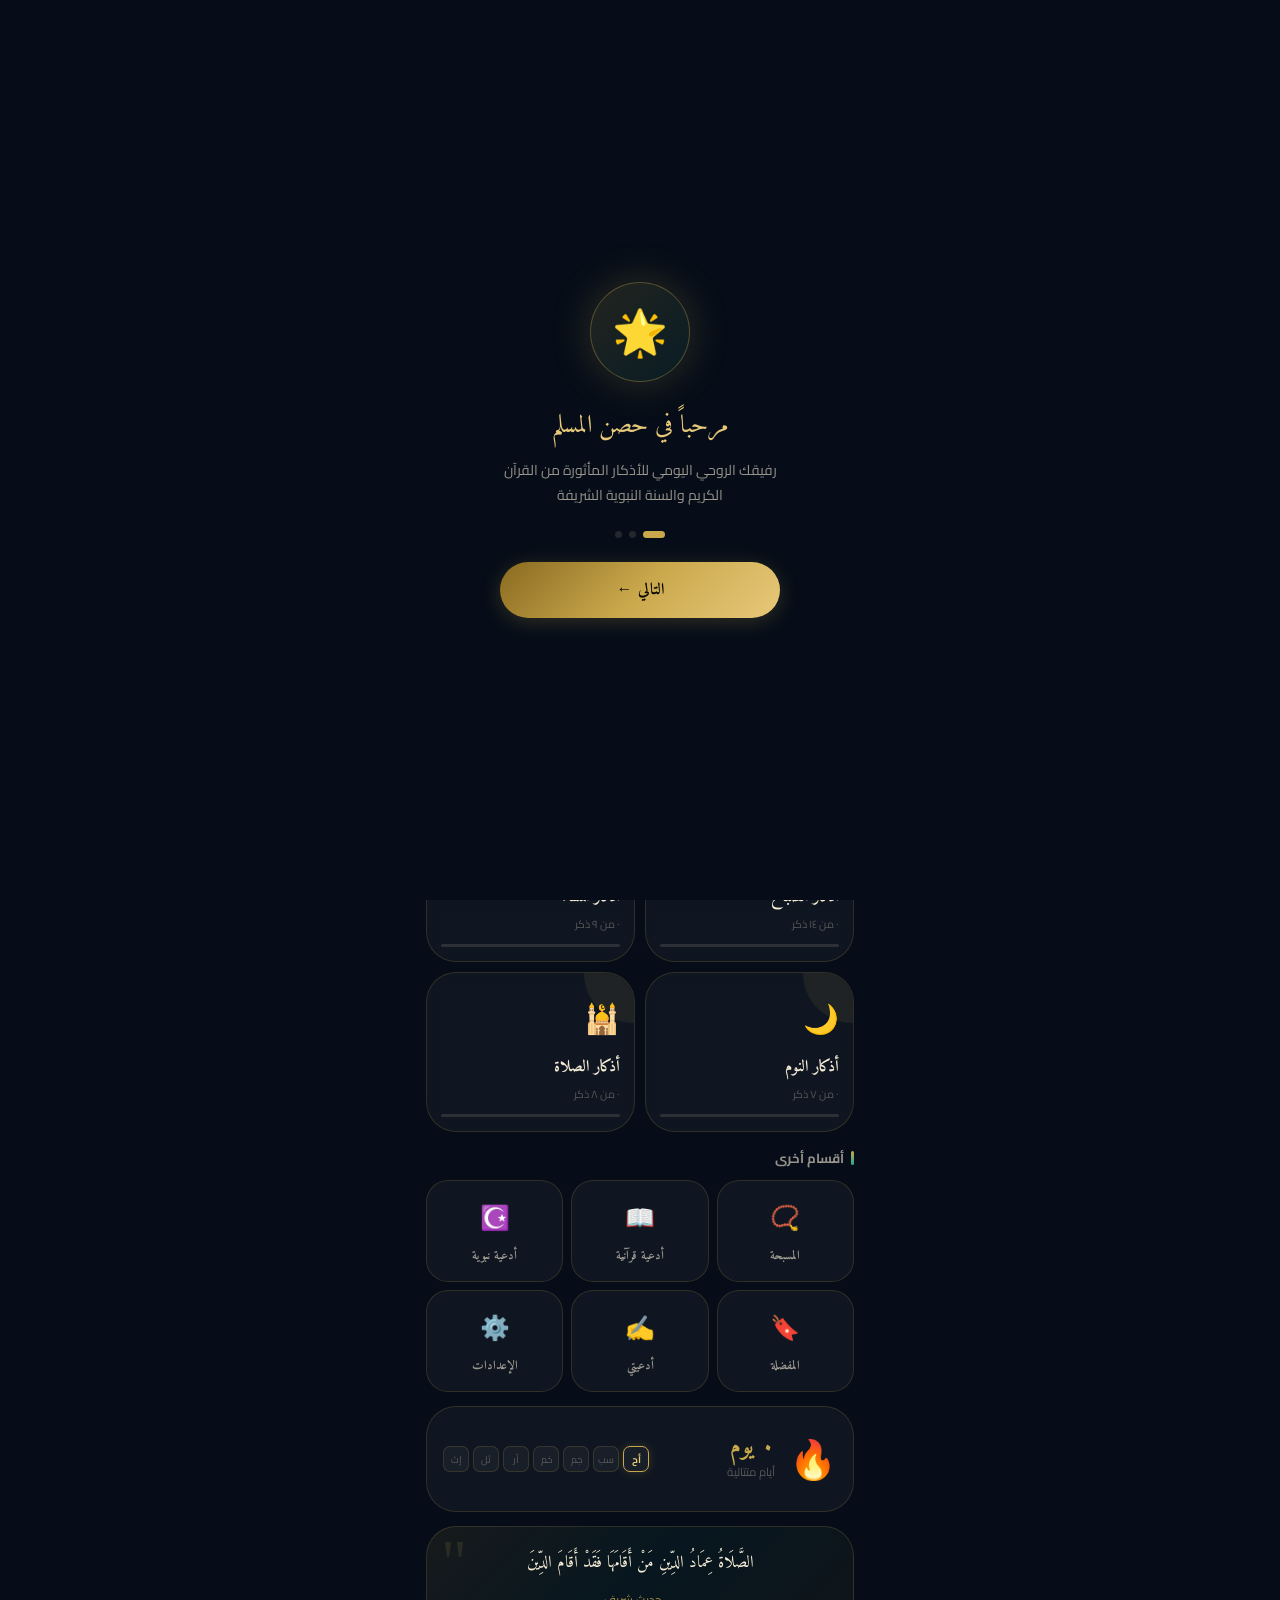
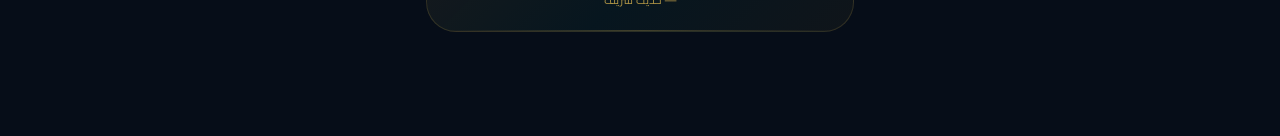
<file: index.html>
<!DOCTYPE html>
<html lang="ar" dir="rtl">
<head>
<meta charset="UTF-8"/>
<meta name="viewport" content="width=device-width,initial-scale=1,viewport-fit=cover"/>
<meta name="theme-color" content="#060d18"/>
<meta name="apple-mobile-web-app-capable" content="yes"/>
<meta name="apple-mobile-web-app-title" content="الأذكار"/>
<title>حصن المسلم</title>


<link rel="preconnect" href="https://fonts.googleapis.com">
<link rel="preconnect" href="https://fonts.gstatic.com" crossorigin>
<link href="https://fonts.googleapis.com/css2?family=Amiri:ital,wght@0,400;0,700;1,400&family=Noto+Naskh+Arabic:wght@400;500;600;700&family=Cairo:wght@300;400;600;700;900&display=swap" rel="stylesheet">
<style>
/* ================================================================
   حصن المسلم v2 — Redesigned Premium UI
   ================================================================ */

/* ═══ DESIGN TOKENS ═══ */
:root {
  --bg0: #060d18;
  --bg1: #0b1422;
  --bg2: #111d30;
  --bg3: #172540;
  --glass: rgba(11,20,34,0.82);
  --card: rgba(255,255,255,0.038);
  --card-h: rgba(255,255,255,0.068);

  --g1: #c9a84c;
  --g2: #e8c97a;
  --g3: #8a6a20;
  --glow: rgba(201,168,76,0.22);
  --gsub: rgba(201,168,76,0.09);
  --gborder: rgba(201,168,76,0.18);
  --gborder2: rgba(201,168,76,0.35);

  --teal: #1fa896;
  --teal2: #25d4bc;
  --teal-s: rgba(31,168,150,0.15);

  --t1: #f5ecd6;
  --t2: rgba(245,236,214,0.6);
  --t3: rgba(245,236,214,0.3);
  --t4: rgba(245,236,214,0.12);

  --r-sm: 10px; --r-md: 16px; --r-lg: 22px;
  --r-xl: 30px; --r-pill: 999px;

  --nav-h: 72px;
  --f-ar: 'Amiri','Noto Naskh Arabic',serif;
  --f-ui: 'Cairo','Noto Naskh Arabic',sans-serif;
  --ease: cubic-bezier(0.4,0,0.2,1);
  --bounce: cubic-bezier(0.34,1.56,0.64,1);
}

[data-theme="light"] {
  --bg0: #f0ead8; --bg1: #e8e0cc; --bg2: #fff8eb; --bg3: #fff;
  --glass: rgba(240,234,216,0.9); --card: rgba(255,255,255,0.75);
  --card-h: rgba(255,255,255,0.95);
  --g1: #7a5c14; --g2: #a07820; --g3: #4a3a08;
  --glow: rgba(122,92,20,0.18); --gsub: rgba(122,92,20,0.07);
  --gborder: rgba(122,92,20,0.18); --gborder2: rgba(122,92,20,0.35);
  --teal: #158a7a; --teal2: #1ab09a; --teal-s: rgba(21,138,122,0.12);
  --t1: #1a0f00; --t2: rgba(26,15,0,0.6); --t3: rgba(26,15,0,0.3); --t4: rgba(26,15,0,0.08);
}

/* ═══ RESET ═══ */
*,*::before,*::after{box-sizing:border-box;margin:0;padding:0;-webkit-tap-highlight-color:transparent}
html{font-size:16px;scroll-behavior:smooth}
body{background:var(--bg0);color:var(--t1);font-family:var(--f-ui);direction:rtl;
  min-height:100dvh;overflow-x:hidden;-webkit-font-smoothing:antialiased;
  transition:background .4s,color .4s}
button{font-family:var(--f-ui);cursor:pointer}
input,textarea{font-family:var(--f-ar)}

/* ═══ ANIMATED BACKGROUND ═══ */
.bg-layer{position:fixed;inset:0;pointer-events:none;z-index:0;overflow:hidden}
.bg-orb{position:absolute;border-radius:50%;filter:blur(80px);animation:orbFloat 12s ease-in-out infinite}
.bg-orb.o1{width:55vw;height:55vw;top:-15%;right:-10%;
  background:radial-gradient(circle,rgba(201,168,76,0.07),transparent 65%);animation-delay:0s}
.bg-orb.o2{width:45vw;height:45vw;bottom:-10%;left:-10%;
  background:radial-gradient(circle,rgba(31,168,150,0.06),transparent 65%);animation-delay:-4s}
.bg-orb.o3{width:30vw;height:30vw;top:40%;left:30%;
  background:radial-gradient(circle,rgba(201,168,76,0.04),transparent 65%);animation-delay:-8s}
.bg-geo{position:absolute;inset:0;
  background-image:url("data:image/svg+xml,%3Csvg width='60' height='60' viewBox='0 0 60 60' xmlns='http://www.w3.org/2000/svg'%3E%3Cg fill='%23c9a84c' fill-opacity='0.022'%3E%3Cpath d='M30 5l6.5 11.25h-13L30 5zm0 50l-6.5-11.25h13L30 55zm-25-25l11.25-6.5v13L5 30zm50 0l-11.25 6.5v-13L55 30z'/%3E%3C/g%3E%3C/svg%3E");
  opacity:.6}
@keyframes orbFloat{0%,100%{transform:translate(0,0) scale(1)}33%{transform:translate(3%,4%) scale(1.05)}66%{transform:translate(-3%,2%) scale(0.97)}}

/* ═══ APP SHELL ═══ */
#app{position:relative;z-index:1;max-width:460px;margin:0 auto;min-height:100dvh;display:flex;flex-direction:column}

/* ═══ SCREENS ═══ */
.screen{display:none;flex-direction:column;flex:1;padding-bottom:calc(var(--nav-h) + 12px);animation:sIn .3s var(--ease)}
.screen.active{display:flex}
@keyframes sIn{from{opacity:0;transform:translateY(14px)}to{opacity:1;transform:none}}

/* ═══ TOP HEADER ═══ */
.app-header{
  display:flex;align-items:center;justify-content:space-between;
  padding:14px 16px 12px;position:sticky;top:0;z-index:50;
  background:var(--glass);backdrop-filter:blur(24px);-webkit-backdrop-filter:blur(24px);
  border-bottom:1px solid var(--gborder)}
.app-header::after{content:'';position:absolute;bottom:0;left:10%;right:10%;height:1px;
  background:linear-gradient(90deg,transparent,var(--g1),transparent);opacity:.4}
.header-left{display:flex;align-items:center;gap:10px}
.header-title{font-family:var(--f-ar);font-size:1.15rem;color:var(--g2);font-weight:700;
  text-shadow:0 0 20px var(--glow)}
.header-actions{display:flex;gap:7px}
.icon-btn{width:36px;height:36px;border-radius:50%;border:1px solid var(--gborder);
  background:var(--card);color:var(--t2);display:flex;align-items:center;
  justify-content:center;font-size:.95rem;transition:all .2s var(--ease)}
.icon-btn:hover,.icon-btn:active{background:var(--gsub);border-color:var(--gborder2);color:var(--g1)}

/* ═══ BOTTOM NAV ═══ */
.bottom-nav{
  position:fixed;bottom:0;left:50%;transform:translateX(-50%);
  width:100%;max-width:460px;height:var(--nav-h);
  background:var(--glass);backdrop-filter:blur(28px);-webkit-backdrop-filter:blur(28px);
  border-top:1px solid var(--gborder);
  display:flex;align-items:center;justify-content:space-around;
  padding:0 4px 4px;z-index:100}
.nav-item{
  display:flex;flex-direction:column;align-items:center;gap:3px;
  padding:7px 10px;border-radius:var(--r-lg);
  border:none;background:none;color:var(--t3);
  transition:all .25s var(--ease);min-width:50px;position:relative}
.nav-item .ni{font-size:1.25rem;transition:all .25s var(--bounce)}
.nav-item .nl{font-size:.6rem;font-weight:700;transition:color .2s;letter-spacing:.01em}
.nav-item.active{color:var(--g1)}
.nav-item.active .ni{transform:translateY(-4px) scale(1.12);filter:drop-shadow(0 0 8px var(--glow))}
.nav-item.active::after{content:'';position:absolute;bottom:2px;left:50%;transform:translateX(-50%);
  width:18px;height:2px;border-radius:2px;background:var(--g1);box-shadow:0 0 8px var(--glow)}

/* ═══ SCROLL WRAPPER ═══ */
.scroll-content{flex:1;overflow-y:auto;overscroll-behavior:contain;
  scrollbar-width:none;-webkit-overflow-scrolling:touch}
.scroll-content::-webkit-scrollbar{display:none}

/* ═══ SPLASH ═══ */
.splash-screen{position:fixed;inset:0;z-index:1000;background:var(--bg0);
  display:flex;flex-direction:column;align-items:center;justify-content:center;
  transition:opacity .6s}
.splash-arc{width:120px;height:120px;border-radius:50%;border:2px solid var(--gborder2);
  display:flex;align-items:center;justify-content:center;margin-bottom:20px;
  box-shadow:0 0 40px var(--glow),inset 0 0 30px rgba(201,168,76,0.05);
  animation:splashPulse 2s ease-in-out infinite}
.splash-arc svg{width:60px;height:60px;animation:spin 8s linear infinite}
@keyframes splashPulse{0%,100%{box-shadow:0 0 30px var(--glow),inset 0 0 20px rgba(201,168,76,.04)}50%{box-shadow:0 0 60px rgba(201,168,76,.35),inset 0 0 40px rgba(201,168,76,.08)}}
@keyframes spin{to{transform:rotate(360deg)}}
.splash-logo{font-family:var(--f-ar);font-size:1.9rem;color:var(--g1);text-shadow:0 0 30px var(--glow);margin-bottom:6px}
.splash-sub{font-size:.82rem;color:var(--t3)}
.splash-dots{display:flex;gap:6px;margin-top:32px}
.splash-dot{width:6px;height:6px;border-radius:50%;background:var(--g1);
  animation:dotBounce 1.2s ease-in-out infinite}
.splash-dot:nth-child(2){animation-delay:.18s}
.splash-dot:nth-child(3){animation-delay:.36s}
@keyframes dotBounce{0%,100%{transform:translateY(0);opacity:.35}50%{transform:translateY(-9px);opacity:1}}

/* ═══ ONBOARDING ═══ */
.onboarding{position:fixed;inset:0;z-index:900;background:var(--bg0);
  display:flex;flex-direction:column;align-items:center;justify-content:center;
  padding:32px 28px;text-align:center}
.onboarding-step{display:none;flex-direction:column;align-items:center;width:100%}
.onboarding-step.active{display:flex;animation:sIn .4s var(--ease)}
.ob-icon-wrap{width:100px;height:100px;border-radius:50%;
  background:linear-gradient(135deg,rgba(201,168,76,.15),rgba(31,168,150,.1));
  border:1px solid var(--gborder2);display:flex;align-items:center;justify-content:center;
  font-size:2.8rem;margin-bottom:22px;box-shadow:0 0 40px var(--glow)}
.ob-title{font-family:var(--f-ar);font-size:1.55rem;color:var(--g2);margin-bottom:10px}
.ob-text{font-size:.88rem;color:var(--t2);line-height:1.75;max-width:280px}
.ob-dots{display:flex;gap:7px;margin:24px 0}
.ob-dot{width:7px;height:7px;border-radius:50%;background:var(--t4);transition:all .3s}
.ob-dot.active{background:var(--g1);width:22px;border-radius:4px}
.btn-primary{background:linear-gradient(135deg,var(--g3),var(--g1) 50%,var(--g2));
  border:none;border-radius:var(--r-pill);padding:14px 44px;color:#0a0600;
  font-family:var(--f-ar);font-size:1rem;font-weight:700;width:100%;max-width:280px;
  box-shadow:0 4px 20px var(--glow);transition:all .3s var(--bounce)}
.btn-primary:hover{transform:translateY(-2px);box-shadow:0 8px 28px rgba(201,168,76,.4)}
.btn-primary:active{transform:scale(.97)}
.btn-skip{background:none;border:none;color:var(--t3);font-size:.85rem;
  margin-top:10px;padding:10px}

/* ═══ HOME HERO ═══ */
.home-hero{padding:20px 16px 0;text-align:center;position:relative}
.hero-banner{
  background:linear-gradient(135deg,rgba(201,168,76,.12) 0%,rgba(31,168,150,.08) 60%,rgba(201,168,76,.06) 100%);
  border:1px solid var(--gborder);border-radius:var(--r-xl);
  padding:22px 20px 18px;margin-bottom:18px;position:relative;overflow:hidden}
.hero-banner::before{content:'';position:absolute;top:-40%;left:-20%;width:80%;height:200%;
  background:radial-gradient(ellipse,rgba(201,168,76,.06),transparent 60%);pointer-events:none}
.hero-banner::after{content:'✦';position:absolute;bottom:10px;left:16px;
  font-size:1.2rem;color:var(--g1);opacity:.2}
.bismillah-text{font-family:var(--f-ar);font-size:1.6rem;color:var(--g1);
  text-shadow:0 0 25px var(--glow);margin-bottom:6px;
  animation:shimmer 4s ease-in-out infinite}
@keyframes shimmer{0%,100%{color:var(--g1)}50%{color:var(--g2);text-shadow:0 0 35px rgba(201,168,76,.5)}}
.home-date{font-size:.78rem;color:var(--t3);margin-bottom:4px;font-family:var(--f-ar)}
.home-greeting{font-family:var(--f-ar);font-size:.98rem;color:var(--t2)}

/* ═══ PROGRESS RING ═══ */
.ring-container{display:flex;justify-content:center;margin:18px 0 10px;position:relative}
.ring-wrap{position:relative;width:128px;height:128px}
.ring-wrap svg{transform:rotate(-90deg)}
.ring-bg{fill:none;stroke:var(--t4);stroke-width:9}
.ring-fill{fill:none;stroke:url(#rg);stroke-width:9;stroke-linecap:round;
  transition:stroke-dashoffset 1.2s var(--ease)}
.ring-center{position:absolute;inset:0;display:flex;flex-direction:column;align-items:center;justify-content:center}
.ring-pct{font-family:var(--f-ar);font-size:1.75rem;color:var(--g1);font-weight:700;line-height:1}
.ring-lbl{font-size:.65rem;color:var(--t3);margin-top:3px}

/* ═══ STATS PILLS ═══ */
.stats-pills{display:flex;gap:8px;padding:0 16px;margin-bottom:16px;overflow-x:auto;scrollbar-width:none}
.stats-pills::-webkit-scrollbar{display:none}
.stat-pill{background:var(--card);border:1px solid var(--gborder);border-radius:var(--r-pill);
  padding:9px 16px;display:flex;align-items:center;gap:8px;white-space:nowrap;
  backdrop-filter:blur(10px)}
.stat-pill .sp-icon{font-size:1.1rem}
.stat-pill .sp-val{font-family:var(--f-ar);font-size:1rem;color:var(--g2);font-weight:700}
.stat-pill .sp-lbl{font-size:.68rem;color:var(--t3)}

/* ═══ PRAYER TIMES ═══ */
.prayer-card{
  margin:0 16px 16px;
  background:linear-gradient(135deg,rgba(31,168,150,.12),rgba(11,20,34,.7));
  border:1px solid rgba(31,168,150,.25);border-radius:var(--r-xl);padding:16px;overflow:hidden;position:relative}
.prayer-card::before{content:'🕌';position:absolute;bottom:-8px;left:8px;font-size:3.5rem;opacity:.07}
.prayer-card-title{font-size:.75rem;color:var(--teal2);font-weight:700;margin-bottom:10px;
  display:flex;align-items:center;gap:5px}
.prayer-grid{display:grid;grid-template-columns:repeat(5,1fr);gap:4px}
.prayer-item{text-align:center;padding:8px 4px;border-radius:var(--r-sm);background:rgba(255,255,255,.03)}
.prayer-item.next{background:rgba(31,168,150,.18);border:1px solid rgba(31,168,150,.3)}
.pn{font-size:.65rem;color:var(--t3);margin-bottom:3px}
.pt{font-family:var(--f-ar);font-size:.82rem;color:var(--t1)}
.prayer-item.next .pt{color:var(--teal2)}

/* ═══ SECTION HEADER ═══ */
.sec-hdr{display:flex;align-items:center;justify-content:space-between;
  padding:0 16px;margin-bottom:10px}
.sec-hdr h3{font-size:.82rem;font-weight:700;color:var(--t2);
  display:flex;align-items:center;gap:7px}
.sec-hdr h3::before{content:'';display:block;width:3px;height:14px;
  background:linear-gradient(to bottom,var(--g1),var(--teal));border-radius:3px}
.sec-hdr .see-all{font-size:.72rem;color:var(--g1);background:none;border:none;font-family:var(--f-ui)}

/* ═══ MOOD ROW ═══ */
.mood-row{display:flex;gap:8px;padding:0 16px 14px;overflow-x:auto;scrollbar-width:none}
.mood-row::-webkit-scrollbar{display:none}
.mood-btn{display:flex;flex-direction:column;align-items:center;gap:4px;
  padding:10px 12px;background:var(--card);border:1px solid var(--gborder);
  border-radius:var(--r-md);transition:all .2s;min-width:60px;white-space:nowrap}
.mood-btn .mi{font-size:1.35rem}
.mood-btn .ml{font-size:.62rem;color:var(--t3)}
.mood-btn:active,.mood-btn.active{border-color:var(--g1);background:var(--gsub)}
.mood-btn.active .ml{color:var(--g1)}

/* ═══ QUICK CARDS ═══ */
.quick-grid{display:grid;grid-template-columns:repeat(2,1fr);gap:10px;padding:0 16px;margin-bottom:14px}
.qcard{
  background:var(--card);border:1px solid var(--gborder);border-radius:var(--r-xl);
  padding:18px 14px 14px;cursor:pointer;transition:all .3s var(--ease);
  position:relative;overflow:hidden;backdrop-filter:blur(8px)}
.qcard::before{content:'';position:absolute;top:0;right:0;width:50px;height:50px;
  border-radius:0 var(--r-xl) 0 50px;background:var(--gsub);transition:all .3s}
.qcard::after{content:'';position:absolute;inset:0;border-radius:var(--r-xl);
  background:linear-gradient(135deg,var(--gsub),transparent);opacity:0;transition:opacity .3s}
.qcard:hover,.qcard:active{background:var(--card-h);border-color:var(--gborder2);
  transform:translateY(-3px);box-shadow:0 10px 30px rgba(0,0,0,.4),0 0 0 1px var(--gborder)}
.qcard:hover::after,.qcard:active::after{opacity:1}
.qcard-icon{font-size:1.8rem;margin-bottom:8px;display:block;position:relative;z-index:1}
.qcard-name{font-family:var(--f-ar);font-size:1rem;color:var(--t1);font-weight:700;
  margin-bottom:3px;position:relative;z-index:1}
.qcard-sub{font-size:.68rem;color:var(--t3);position:relative;z-index:1}
.qcard-bar{height:3px;background:var(--t4);border-radius:3px;margin-top:10px;overflow:hidden;position:relative;z-index:1}
.qcard-bar-fill{height:100%;border-radius:3px;
  background:linear-gradient(90deg,var(--g3),var(--g1),var(--g2));
  box-shadow:0 0 6px var(--glow);transition:width .9s var(--ease)}

/* Small 3-col grid */
.quick-grid-3{display:grid;grid-template-columns:repeat(3,1fr);gap:8px;padding:0 16px;margin-bottom:14px}
.qcard-sm{background:var(--card);border:1px solid var(--gborder);border-radius:var(--r-lg);
  padding:14px 8px;cursor:pointer;transition:all .2s;text-align:center}
.qcard-sm:hover,.qcard-sm:active{background:var(--card-h);border-color:var(--gborder2);transform:translateY(-2px)}
.qcard-sm .qsm-icon{font-size:1.5rem;margin-bottom:5px}
.qcard-sm .qsm-name{font-family:var(--f-ar);font-size:.78rem;color:var(--t2);font-weight:600}

/* ═══ STREAK CARD ═══ */
.streak-card{
  margin:0 16px 14px;background:var(--card);border:1px solid var(--gborder);
  border-radius:var(--r-xl);padding:16px;display:flex;align-items:center;gap:14px}
.streak-fire{font-size:2.4rem;animation:fireFlicker .8s ease-in-out infinite alternate}
@keyframes fireFlicker{0%{transform:scale(1) rotate(-2deg)}100%{transform:scale(1.06) rotate(2deg)}}
.streak-info{flex:1}
.streak-num{font-family:var(--f-ar);font-size:1.5rem;color:var(--g1);font-weight:700;line-height:1}
.streak-lbl{font-size:.72rem;color:var(--t3);margin-top:2px}
.streak-days{display:flex;gap:4px}
.sd{width:26px;height:26px;border-radius:7px;background:var(--card);border:1px solid var(--gborder);
  font-size:.6rem;color:var(--t3);display:flex;align-items:center;justify-content:center}
.sd.done{background:var(--gsub);border-color:var(--g3);color:var(--g1)}
.sd.today{border-color:var(--g1);box-shadow:0 0 10px var(--glow);color:var(--g2);font-weight:700}

/* ═══ QUOTE CARD ═══ */
.quote-card{
  margin:0 16px 20px;
  background:linear-gradient(135deg,rgba(201,168,76,.09),rgba(31,168,150,.06),rgba(201,168,76,.05));
  border:1px solid var(--gborder);border-radius:var(--r-xl);padding:20px 18px;position:relative;overflow:hidden}
.quote-card::before{content:'"';position:absolute;top:4px;left:14px;
  font-family:Georgia,serif;font-size:4rem;color:var(--g1);opacity:.12;line-height:1}
.quote-card::after{content:'';position:absolute;bottom:0;left:0;right:0;height:1px;
  background:linear-gradient(90deg,transparent,var(--g1),transparent);opacity:.3}
.quote-text{font-family:var(--f-ar);font-size:1.05rem;line-height:2;
  color:var(--t1);text-align:center;padding:0 8px}
.quote-src{font-size:.73rem;color:var(--g1);text-align:center;margin-top:8px;opacity:.85}

/* ═══ AZKAR INTRO ═══ */
.azkar-intro{
  background:linear-gradient(135deg,rgba(201,168,76,.1),transparent);
  border:1px solid var(--gborder);border-radius:var(--r-xl);
  padding:16px;margin:12px 16px 14px;text-align:center}
.ai-icon{font-size:1.9rem;margin-bottom:6px}
.ai-title{font-family:var(--f-ar);font-size:1.05rem;color:var(--g1);margin-bottom:3px;font-weight:700}
.ai-sub{font-size:.76rem;color:var(--t3)}

/* ═══ ZIKR CARD ═══ */
.zikr-card{
  background:var(--card);border:1px solid var(--gborder);border-radius:var(--r-xl);
  padding:20px 16px 14px;margin-bottom:10px;position:relative;overflow:hidden;
  transition:all .3s var(--ease);backdrop-filter:blur(6px)}
.zikr-card::before{content:'';position:absolute;top:0;right:0;bottom:0;width:3px;
  background:linear-gradient(to bottom,var(--g1),transparent);opacity:.5;border-radius:0 var(--r-xl) var(--r-xl) 0}
.zikr-card:hover{border-color:var(--gborder2);box-shadow:0 8px 30px rgba(0,0,0,.35)}
.zikr-card.completed{opacity:.45;border-color:var(--t4)}
.zikr-card.completed .zikr-text{text-decoration:line-through;text-decoration-color:rgba(201,168,76,.3)}

.zikr-num{position:absolute;top:14px;left:14px;
  width:22px;height:22px;border-radius:50%;background:var(--gsub);border:1px solid var(--gborder);
  display:flex;align-items:center;justify-content:center;font-size:.62rem;color:var(--g1);font-weight:700}
.zikr-bm{position:absolute;top:12px;right:12px;background:none;border:none;
  font-size:.9rem;color:var(--t3);padding:4px;transition:all .2s;border-radius:50%}
.zikr-bm:hover,.zikr-bm.on{color:var(--g1);background:var(--gsub)}

.zikr-text{font-family:var(--f-ar);font-size:1.3rem;line-height:2.1;
  color:var(--t1);text-align:center;padding:0 26px;margin-bottom:10px}
.zikr-tr{font-size:.8rem;color:var(--t2);text-align:center;line-height:1.65;
  margin-bottom:10px;padding:0 8px;display:none}
.show-tr .zikr-tr{display:block}

.zikr-footer{display:flex;align-items:center;justify-content:space-between;gap:8px;flex-wrap:wrap}
.zikr-src{font-size:.68rem;color:var(--g1);background:var(--gsub);
  padding:3px 10px;border-radius:var(--r-pill);border:1px solid var(--gborder)}

.zikr-ctr{display:flex;align-items:center;gap:6px}
.cb{width:32px;height:32px;border-radius:50%;border:1px solid var(--gborder);
  background:var(--card);color:var(--t2);font-size:1.1rem;
  display:flex;align-items:center;justify-content:center;transition:all .2s var(--bounce)}
.cb:hover{transform:scale(1.1)}
.cb:active{transform:scale(.9)}
.cb.tap{width:40px;height:40px;background:var(--gsub);border-color:var(--gborder2);
  color:var(--g2);flex-direction:column;gap:0;font-size:.95rem}
.cb.tap span:last-child{font-size:.5rem;color:var(--g1);margin-top:-1px}
.cnt-disp{font-family:var(--f-ar);font-size:.88rem;color:var(--t2);min-width:52px;text-align:center}

.zikr-prog{height:2px;background:var(--t4);border-radius:2px;margin-top:9px;overflow:hidden}
.zikr-prog-fill{height:100%;border-radius:2px;
  background:linear-gradient(90deg,var(--g3),var(--g2));
  box-shadow:0 0 6px var(--glow);transition:width .4s}

.done-flash{position:absolute;inset:0;display:flex;align-items:center;justify-content:center;
  font-size:3rem;opacity:0;pointer-events:none;transition:opacity .1s}
.zikr-card.just-done .done-flash{animation:flashCheck .7s forwards}
@keyframes flashCheck{0%{opacity:0;transform:scale(.5)}30%{opacity:1;transform:scale(1.3)}70%{opacity:1;transform:scale(1)}100%{opacity:0}}

/* ═══ SCREEN PADDING ═══ */
.sp{padding:0 16px}

/* ═══ TASBEEH ═══ */
.tasbeeh-screen{padding:16px;display:flex;flex-direction:column;align-items:center}
.tsb-types{display:flex;gap:6px;flex-wrap:wrap;justify-content:center;margin-bottom:16px;width:100%}
.tsb-type-btn{background:var(--card);border:1px solid var(--gborder);border-radius:var(--r-pill);
  padding:7px 14px;font-family:var(--f-ar);font-size:.85rem;color:var(--t2);transition:all .2s}
.tsb-type-btn.active{background:var(--gsub);border-color:var(--g1);color:var(--g2)}
.tsb-text-box{font-family:var(--f-ar);font-size:1.5rem;color:var(--t1);
  background:var(--card);border:1px solid var(--gborder);border-radius:var(--r-lg);
  padding:16px 22px;text-align:center;width:100%;margin-bottom:20px;line-height:1.9}

.tsb-btn-wrap{position:relative;width:200px;height:200px;margin-bottom:16px}
.tsb-btn-svg{position:absolute;inset:0;pointer-events:none}
.tsb-btn-svg .arc-bg{fill:none;stroke:var(--t4);stroke-width:8}
.tsb-btn-svg .arc-fill{fill:none;stroke:url(#rg);stroke-width:8;stroke-linecap:round;
  transform-origin:center;transform:rotate(-90deg);transition:stroke-dashoffset .35s}

.tsb-main{
  position:absolute;top:50%;left:50%;transform:translate(-50%,-50%);
  width:160px;height:160px;border-radius:50%;
  background:radial-gradient(circle at 35% 30%,rgba(201,168,76,.2),rgba(11,20,34,.92) 65%);
  border:2px solid var(--gborder2);cursor:pointer;
  display:flex;flex-direction:column;align-items:center;justify-content:center;
  box-shadow:0 0 0 8px rgba(201,168,76,.04),0 0 0 16px rgba(201,168,76,.02),
             0 12px 40px rgba(0,0,0,.5);
  transition:all .2s var(--bounce);user-select:none;overflow:hidden}
.tsb-main:active{transform:translate(-50%,-50%) scale(.93);
  box-shadow:0 0 0 4px rgba(201,168,76,.08),0 4px 16px rgba(0,0,0,.4)}
.tsb-num{font-family:var(--f-ar);font-size:3.2rem;color:var(--g1);font-weight:700;line-height:1;
  text-shadow:0 0 20px var(--glow)}
.tsb-num-lbl{font-size:.75rem;color:var(--t3);margin-top:3px}

.tsb-ctrls{display:flex;gap:10px;margin-bottom:20px;width:100%}
.tsb-ctrl{flex:1;padding:11px;background:var(--card);border:1px solid var(--gborder);
  border-radius:var(--r-md);color:var(--t2);font-size:.82rem;
  display:flex;align-items:center;justify-content:center;gap:6px;transition:all .2s}
.tsb-ctrl:hover{border-color:var(--g1);color:var(--g1);background:var(--gsub)}

.tsb-stats{display:grid;grid-template-columns:repeat(3,1fr);gap:8px;width:100%}
.tsb-stat{background:var(--card);border:1px solid var(--gborder);border-radius:var(--r-lg);
  padding:12px 8px;text-align:center}
.tsb-sv{font-family:var(--f-ar);font-size:1.2rem;color:var(--g1);font-weight:700}
.tsb-sl{font-size:.65rem;color:var(--t3);margin-top:2px}

/* ═══ SEARCH ═══ */
.search-bar{display:flex;align-items:center;background:var(--card);
  border:1px solid var(--gborder);border-radius:var(--r-pill);padding:0 16px;
  gap:10px;margin:12px 16px;transition:all .2s}
.search-bar:focus-within{border-color:var(--g1);background:var(--card-h);box-shadow:0 0 0 3px var(--gsub)}
.search-bar input{flex:1;background:none;border:none;outline:none;
  font-family:var(--f-ar);font-size:.95rem;color:var(--t1);padding:13px 0;direction:rtl}
.search-bar input::placeholder{color:var(--t3)}
.si{color:var(--t3);font-size:1rem}
.filter-chips{display:flex;gap:6px;padding:0 16px 12px;overflow-x:auto;scrollbar-width:none}
.filter-chips::-webkit-scrollbar{display:none}
.chip{white-space:nowrap;padding:6px 14px;border-radius:var(--r-pill);
  background:var(--card);border:1px solid var(--gborder);
  font-size:.75rem;color:var(--t2);cursor:pointer;transition:all .2s}
.chip.active{background:var(--gsub);border-color:var(--g1);color:var(--g1)}
.s-result{background:var(--card);border:1px solid var(--gborder);border-radius:var(--r-md);
  padding:14px;margin-bottom:8px;cursor:pointer;transition:all .2s}
.s-result:hover{border-color:var(--gborder2);background:var(--card-h)}
.sr-cat{font-size:.68rem;color:var(--g1);margin-bottom:4px}
.sr-text{font-family:var(--f-ar);font-size:1.05rem;color:var(--t1);line-height:1.75}

/* ═══ EMPTY STATE ═══ */
.empty{display:flex;flex-direction:column;align-items:center;justify-content:center;
  padding:48px 24px;gap:12px;text-align:center}
.empty-icon{font-size:2.8rem;opacity:.35}
.empty-text{font-size:.88rem;color:var(--t3);font-family:var(--f-ar);line-height:1.7}

/* ═══ SETTINGS ═══ */
.settings-wrap{padding:16px}
.sg-title{font-size:.7rem;color:var(--g1);font-weight:700;letter-spacing:.06em;
  padding:0 4px;margin-bottom:7px;text-transform:uppercase}
.sg{margin-bottom:18px}
.setting-item{background:var(--card);border:1px solid var(--gborder);border-radius:var(--r-md);
  padding:13px 15px;display:flex;align-items:center;justify-content:space-between;
  margin-bottom:3px;cursor:pointer;transition:all .2s}
.setting-item:hover{border-color:var(--gborder2)}
.si-left{display:flex;align-items:center;gap:12px}
.si-icon{font-size:1.1rem;width:22px;text-align:center}
.si-text{font-size:.88rem;color:var(--t1)}
.si-sub{font-size:.7rem;color:var(--t3);margin-top:1px}
.toggle{width:44px;height:24px;background:var(--t4);border-radius:var(--r-pill);
  position:relative;cursor:pointer;transition:background .3s;border:none;flex-shrink:0}
.toggle.on{background:var(--g1)}
.toggle::after{content:'';position:absolute;top:3px;right:3px;width:18px;height:18px;
  border-radius:50%;background:#fff;transition:transform .3s}
.toggle.on::after{transform:translateX(-20px)}
.slider-item{background:var(--card);border:1px solid var(--gborder);border-radius:var(--r-md);
  padding:13px 15px;margin-bottom:3px}
.slider-row{display:flex;align-items:center;gap:12px}
.slider-row input[type=range]{flex:1;-webkit-appearance:none;height:4px;
  background:var(--gborder);border-radius:4px;outline:none}
.slider-row input[type=range]::-webkit-slider-thumb{-webkit-appearance:none;
  width:18px;height:18px;border-radius:50%;background:var(--g1);cursor:pointer;
  box-shadow:0 0 8px var(--glow)}

/* ═══ CUSTOM DUAS ═══ */
.add-dua-box{background:var(--card);border:1px solid var(--gborder);
  border-radius:var(--r-xl);padding:16px;margin:12px 16px 14px}
.add-dua-box textarea{width:100%;background:var(--card);border:1px solid var(--gborder);
  border-radius:var(--r-md);padding:12px;color:var(--t1);font-family:var(--f-ar);
  font-size:1.05rem;direction:rtl;resize:none;outline:none;min-height:90px;
  transition:all .2s}
.add-dua-box textarea:focus{border-color:var(--g1);background:var(--card-h);box-shadow:0 0 0 2px var(--gsub)}
.add-dua-label{font-size:.78rem;color:var(--g1);font-weight:700;margin-bottom:8px}
.add-dua-btn{margin-top:10px;background:linear-gradient(135deg,var(--g3),var(--g1));
  border:none;border-radius:var(--r-pill);padding:10px;color:#0a0600;
  font-family:var(--f-ar);font-size:.92rem;font-weight:700;width:100%;
  transition:all .2s var(--bounce)}
.add-dua-btn:hover{transform:translateY(-1px);box-shadow:0 4px 16px var(--glow)}

/* ═══ TOAST ═══ */
.toast{position:fixed;bottom:calc(var(--nav-h) + 14px);left:50%;
  transform:translateX(-50%) translateY(16px);
  background:var(--glass);backdrop-filter:blur(24px);
  border:1px solid var(--gborder2);border-radius:var(--r-pill);
  padding:11px 24px;color:var(--g2);font-family:var(--f-ar);font-size:.92rem;
  opacity:0;transition:all .4s var(--bounce);z-index:200;white-space:nowrap;
  box-shadow:0 8px 32px rgba(0,0,0,.5);pointer-events:none}
.toast.show{opacity:1;transform:translateX(-50%) translateY(0)}

/* ═══ BADGE ═══ */
.badge-pop{position:fixed;top:80px;left:50%;
  transform:translateX(-50%) scale(.8) translateY(-20px);
  background:linear-gradient(135deg,rgba(201,168,76,.18),rgba(11,20,34,.96));
  border:1px solid var(--g1);border-radius:var(--r-xl);padding:16px 24px;
  text-align:center;z-index:300;opacity:0;backdrop-filter:blur(24px);
  box-shadow:0 8px 40px rgba(0,0,0,.6),0 0 0 1px var(--gborder);
  transition:all .5s var(--bounce);min-width:200px}
.badge-pop.show{opacity:1;transform:translateX(-50%) scale(1) translateY(0)}
.bp-emoji{font-size:2.4rem}
.bp-title{font-family:var(--f-ar);font-size:1.05rem;color:var(--g1);margin:6px 0 3px}
.bp-desc{font-size:.73rem;color:var(--t3)}

/* ═══ INSTALL BANNER ═══ */
.install-banner{margin:0 16px 12px;background:linear-gradient(135deg,var(--teal-s),rgba(11,20,34,.8));
  border:1px solid rgba(31,168,150,.3);border-radius:var(--r-xl);padding:13px 14px;
  display:flex;align-items:center;gap:12px;animation:sIn .4s var(--ease)}
.ib-text{flex:1;font-size:.8rem;color:var(--t2)}
.ib-title{font-weight:700;color:var(--teal2);margin-bottom:1px}
.ib-btn{background:var(--teal);border:none;border-radius:var(--r-pill);
  padding:7px 14px;color:#fff;font-family:var(--f-ui);font-size:.78rem;cursor:pointer;
  white-space:nowrap;transition:all .2s}
.ib-btn:hover{background:var(--teal2)}

/* ═══ RIPPLE ═══ */
.ripple-wrap{position:relative;overflow:hidden}
.ripple{position:absolute;border-radius:50%;background:rgba(201,168,76,.3);
  transform:scale(0);animation:rip .5s linear;pointer-events:none}
@keyframes rip{to{transform:scale(2.5);opacity:0}}

/* ═══ UTILS ═══ */
.hidden{display:none!important}

</style>
</head>
<body>

<!-- SPLASH -->
<div id="splash" class="splash-screen">
  <div class="splash-arc">
    <svg viewBox="0 0 60 60" fill="none">
      <path d="M30 5 L35 15 L45 12 L42 22 L52 25 L44 32 L47 42 L37 40 L30 50 L23 40 L13 42 L16 32 L8 25 L18 22 L15 12 L25 15 Z"
        stroke="#c9a84c" stroke-width="1.5" fill="rgba(201,168,76,0.1)"/>
      <circle cx="30" cy="30" r="8" stroke="#c9a84c" stroke-width="1.5" fill="rgba(201,168,76,0.15)"/>
    </svg>
  </div>
  <div class="splash-logo">حصن المسلم</div>
  <div class="splash-sub">بِسْمِ اللهِ الرَّحْمَنِ الرَّحِيمِ</div>
  <div class="splash-dots">
    <div class="splash-dot"></div>
    <div class="splash-dot"></div>
    <div class="splash-dot"></div>
  </div>
</div>

<!-- ONBOARDING -->
<div id="onboarding" class="onboarding" style="display:none">
  <div class="onboarding-step active">
    <div class="ob-icon-wrap">🌟</div>
    <div class="ob-title">مرحباً في حصن المسلم</div>
    <div class="ob-text">رفيقك الروحي اليومي للأذكار المأثورة من القرآن الكريم والسنة النبوية الشريفة</div>
    <div class="ob-dots"><div class="ob-dot active"></div><div class="ob-dot"></div><div class="ob-dot"></div></div>
    <button class="btn-primary" onclick="nextOb()">التالي ←</button>
  </div>
  <div class="onboarding-step">
    <div class="ob-icon-wrap">📿</div>
    <div class="ob-title">أذكار متكاملة</div>
    <div class="ob-text">صباح ومساء ونوم وصلاة، مع مسبحة رقمية تفاعلية وعداد لكل ذكر</div>
    <div class="ob-dots"><div class="ob-dot"></div><div class="ob-dot active"></div><div class="ob-dot"></div></div>
    <button class="btn-primary" onclick="nextOb()">التالي ←</button>
  </div>
  <div class="onboarding-step">
    <div class="ob-icon-wrap">🔖</div>
    <div class="ob-title">تابع تقدمك</div>
    <div class="ob-text">احفظ المفضلة، أضف أدعيتك الخاصة، وتتبع إنجازاتك اليومية</div>
    <div class="ob-dots"><div class="ob-dot"></div><div class="ob-dot"></div><div class="ob-dot active"></div></div>
    <button class="btn-primary" onclick="nextOb()">ابدأ الآن ✨</button>
    <button class="btn-skip" onclick="nextOb()">تخطي</button>
  </div>
</div>

<!-- BG LAYER -->
<div class="bg-layer">
  <div class="bg-orb o1"></div>
  <div class="bg-orb o2"></div>
  <div class="bg-orb o3"></div>
  <div class="bg-geo"></div>
</div>

<!-- APP -->
<div id="app">

<!-- ═══ HOME ═══ -->
<div id="home" class="screen active">
  <header class="app-header">
    <div class="header-left">
      <div class="header-title">حصن المسلم</div>
    </div>
    <div class="header-actions">
      <button class="icon-btn" onclick="nav('search')">🔍</button>
      <button class="icon-btn" onclick="nav('settings')">⚙️</button>
    </div>
  </header>
  <div class="scroll-content">

    <!-- Install banner -->
    <div id="install-banner" class="install-banner hidden">
      <span style="font-size:1.4rem">📲</span>
      <div class="ib-text"><div class="ib-title">ثبِّت التطبيق</div>استخدامه بلا إنترنت</div>
      <button class="ib-btn" onclick="installApp()">تثبيت</button>
    </div>

    <!-- Hero -->
    <div class="home-hero">
      <div class="hero-banner">
        <div class="bismillah-text">بِسْمِ اللَّهِ الرَّحْمَنِ الرَّحِيمِ</div>
        <div class="home-date" id="home-date">جارٍ التحميل...</div>
        <div class="home-greeting" id="home-greeting">أهلاً وسهلاً</div>
        <div class="ring-container">
          <div class="ring-wrap">
            <svg width="128" height="128" viewBox="0 0 128 128">
              <defs>
                <linearGradient id="rg" x1="0%" y1="0%" x2="100%" y2="100%">
                  <stop offset="0%" stop-color="#8a6a20"/>
                  <stop offset="50%" stop-color="#c9a84c"/>
                  <stop offset="100%" stop-color="#e8c97a"/>
                </linearGradient>
              </defs>
              <circle class="ring-bg" cx="64" cy="64" r="52"/>
              <circle id="ring-fill" class="ring-fill" cx="64" cy="64" r="52"
                stroke-dasharray="327" stroke-dashoffset="327"/>
            </svg>
            <div class="ring-center">
              <div class="ring-pct" id="ring-pct">٠٪</div>
              <div class="ring-lbl">تقدم اليوم</div>
            </div>
          </div>
        </div>
      </div>
    </div>

    <!-- Stats pills -->
    <div class="stats-pills">
      <div class="stat-pill">
        <span class="sp-icon">🌅</span>
        <div><div class="sp-val" id="sp-morning">٠</div><div class="sp-lbl">الصباح</div></div>
      </div>
      <div class="stat-pill">
        <span class="sp-icon">🌇</span>
        <div><div class="sp-val" id="sp-evening">٠</div><div class="sp-lbl">المساء</div></div>
      </div>
      <div class="stat-pill">
        <span class="sp-icon">📿</span>
        <div><div class="sp-val" id="sp-tasbeeh">٠</div><div class="sp-lbl">تسبيحات</div></div>
      </div>
      <div class="stat-pill">
        <span class="sp-icon">🔥</span>
        <div><div class="sp-val" id="sp-streak">٠</div><div class="sp-lbl">يوم متتالي</div></div>
      </div>
    </div>

    <!-- Prayer times -->
    <div class="prayer-card" id="prayer-card">
      <div class="prayer-card-title">⏰ أوقات الصلاة التقريبية</div>
      <div class="prayer-grid" id="prayer-grid"></div>
    </div>

    <!-- Mood -->
    <div class="sec-hdr"><h3>حسب حالتك الآن</h3></div>
    <div class="mood-row">
      <button class="mood-btn" onclick="nav('morning')"><span class="mi">😰</span><span class="ml">قلق</span></button>
      <button class="mood-btn" onclick="nav('prophetic-duas')"><span class="mi">😔</span><span class="ml">حزن</span></button>
      <button class="mood-btn" onclick="nav('quran-duas')"><span class="mi">🤲</span><span class="ml">شكر</span></button>
      <button class="mood-btn" onclick="nav('prayer-azkar')"><span class="mi">🎯</span><span class="ml">تركيز</span></button>
      <button class="mood-btn" onclick="nav('sleep')"><span class="mi">🌙</span><span class="ml">نوم</span></button>
    </div>

    <!-- Quick cards -->
    <div class="sec-hdr"><h3>الأذكار اليومية</h3></div>
    <div class="quick-grid">
      <div class="qcard" id="qc-morning" onclick="nav('morning')">
        <span class="qcard-icon">🌅</span>
        <div class="qcard-name">أذكار الصباح</div>
        <div class="qcard-sub" id="qcs-morning">٠ من ١٤ ذكر</div>
        <div class="qcard-bar"><div class="qcard-bar-fill" id="qcb-morning" style="width:0%"></div></div>
      </div>
      <div class="qcard" id="qc-evening" onclick="nav('evening')">
        <span class="qcard-icon">🌇</span>
        <div class="qcard-name">أذكار المساء</div>
        <div class="qcard-sub" id="qcs-evening">٠ من ٩ ذكر</div>
        <div class="qcard-bar"><div class="qcard-bar-fill" id="qcb-evening" style="width:0%"></div></div>
      </div>
      <div class="qcard" id="qc-sleep" onclick="nav('sleep')">
        <span class="qcard-icon">🌙</span>
        <div class="qcard-name">أذكار النوم</div>
        <div class="qcard-sub" id="qcs-sleep">٠ من ٧ ذكر</div>
        <div class="qcard-bar"><div class="qcard-bar-fill" id="qcb-sleep" style="width:0%"></div></div>
      </div>
      <div class="qcard" id="qc-prayer" onclick="nav('prayer-azkar')">
        <span class="qcard-icon">🕌</span>
        <div class="qcard-name">أذكار الصلاة</div>
        <div class="qcard-sub" id="qcs-prayer">٠ من ٨ ذكر</div>
        <div class="qcard-bar"><div class="qcard-bar-fill" id="qcb-prayer" style="width:0%"></div></div>
      </div>
    </div>

    <!-- More -->
    <div class="sec-hdr"><h3>أقسام أخرى</h3></div>
    <div class="quick-grid-3">
      <div class="qcard-sm" onclick="nav('tasbeeh')">
        <div class="qsm-icon">📿</div><div class="qsm-name">المسبحة</div>
      </div>
      <div class="qcard-sm" onclick="nav('quran-duas')">
        <div class="qsm-icon">📖</div><div class="qsm-name">أدعية قرآنية</div>
      </div>
      <div class="qcard-sm" onclick="nav('prophetic-duas')">
        <div class="qsm-icon">☪️</div><div class="qsm-name">أدعية نبوية</div>
      </div>
      <div class="qcard-sm" onclick="nav('favorites')">
        <div class="qsm-icon">🔖</div><div class="qsm-name">المفضلة</div>
      </div>
      <div class="qcard-sm" onclick="nav('custom-duas')">
        <div class="qsm-icon">✍️</div><div class="qsm-name">أدعيتي</div>
      </div>
      <div class="qcard-sm" onclick="nav('settings')">
        <div class="qsm-icon">⚙️</div><div class="qsm-name">الإعدادات</div>
      </div>
    </div>

    <!-- Streak -->
    <div class="streak-card">
      <div class="streak-fire">🔥</div>
      <div class="streak-info">
        <div class="streak-num" id="streak-num">٠ يوم</div>
        <div class="streak-lbl">أيام متتالية</div>
      </div>
      <div class="streak-days" id="streak-days">
        <div class="sd today">أح</div>
        <div class="sd">سب</div><div class="sd">جم</div>
        <div class="sd">خم</div><div class="sd">أر</div>
        <div class="sd">ثل</div><div class="sd">إث</div>
      </div>
    </div>

    <!-- Quote -->
    <div class="quote-card">
      <div class="quote-text" id="quote-text">فَاذْكُرُونِي أَذْكُرْكُمْ وَاشْكُرُوا لِي وَلَا تَكْفُرُونِ</div>
      <div class="quote-src" id="quote-src">— البقرة: 152</div>
    </div>

  </div>
</div>

<!-- ═══ MORNING ═══ -->
<div id="morning" class="screen">
  <header class="app-header">
    <div class="header-left">
      <button class="icon-btn" onclick="nav('home')">←</button>
      <div class="header-title">🌅 أذكار الصباح</div>
    </div>
    <button class="icon-btn" onclick="toggleTr()" title="ترجمة">💬</button>
  </header>
  <div class="scroll-content sp">
    <div class="azkar-intro"><div class="ai-icon">🌅</div>
      <div class="ai-title">أذكار الصباح</div>
      <div class="ai-sub">بعد صلاة الفجر حتى الضحى</div></div>
    <div id="morning-list"></div>
  </div>
</div>

<!-- ═══ EVENING ═══ -->
<div id="evening" class="screen">
  <header class="app-header">
    <div class="header-left">
      <button class="icon-btn" onclick="nav('home')">←</button>
      <div class="header-title">🌇 أذكار المساء</div>
    </div>
    <button class="icon-btn" onclick="toggleTr()">💬</button>
  </header>
  <div class="scroll-content sp">
    <div class="azkar-intro"><div class="ai-icon">🌇</div>
      <div class="ai-title">أذكار المساء</div>
      <div class="ai-sub">بعد صلاة العصر حتى المغرب</div></div>
    <div id="evening-list"></div>
  </div>
</div>

<!-- ═══ SLEEP ═══ -->
<div id="sleep" class="screen">
  <header class="app-header">
    <div class="header-left">
      <button class="icon-btn" onclick="nav('home')">←</button>
      <div class="header-title">🌙 أذكار النوم</div>
    </div>
  </header>
  <div class="scroll-content sp">
    <div class="azkar-intro"><div class="ai-icon">🌙</div>
      <div class="ai-title">أذكار النوم</div>
      <div class="ai-sub">عند الاستعداد للنوم</div></div>
    <div id="sleep-list"></div>
  </div>
</div>

<!-- ═══ PRAYER AZKAR ═══ -->
<div id="prayer-azkar" class="screen">
  <header class="app-header">
    <div class="header-left">
      <button class="icon-btn" onclick="nav('home')">←</button>
      <div class="header-title">🕌 أذكار الصلاة</div>
    </div>
  </header>
  <div class="scroll-content sp">
    <div class="azkar-intro"><div class="ai-icon">🕌</div>
      <div class="ai-title">أذكار بعد الصلاة</div>
      <div class="ai-sub">دبر كل صلاة مكتوبة</div></div>
    <div id="prayer-list"></div>
  </div>
</div>

<!-- ═══ TASBEEH ═══ -->
<div id="tasbeeh" class="screen">
  <header class="app-header">
    <div class="header-title">📿 المسبحة الرقمية</div>
    <button class="icon-btn" onclick="resetTsb()">↺</button>
  </header>
  <div class="scroll-content">
    <div class="tasbeeh-screen">
      <div class="tsb-types" id="tsb-types"></div>
      <div class="tsb-text-box" id="tsb-text">سُبْحَانَ اللَّهِ</div>
      <div class="tsb-btn-wrap">
        <svg class="tsb-btn-svg" viewBox="0 0 200 200">
          <circle class="arc-bg" cx="100" cy="100" r="88"/>
          <circle id="tsb-arc" class="arc-fill" cx="100" cy="100" r="88"
            stroke-dasharray="553" stroke-dashoffset="553"/>
        </svg>
        <button id="tsb-main" class="tsb-main ripple-wrap" onclick="tapTsb()">
          <div class="tsb-num" id="tsb-num">٠</div>
          <div class="tsb-num-lbl" id="tsb-lbl">من ٣٣</div>
        </button>
      </div>
      <div class="tsb-ctrls">
        <button class="tsb-ctrl" onclick="resetTsb()">↺ إعادة</button>
        <button class="tsb-ctrl" onclick="showToast('📳 الاهتزاز قريباً')">📳 اهتزاز</button>
      </div>
      <div class="tsb-stats">
        <div class="tsb-stat"><div class="tsb-sv" id="tsb-daily">٠</div><div class="tsb-sl">تسبيحات اليوم</div></div>
        <div class="tsb-stat"><div class="tsb-sv" id="tsb-sess">٠</div><div class="tsb-sl">جلسات مكتملة</div></div>
        <div class="tsb-stat"><div class="tsb-sv" id="tsb-type-lbl" style="font-size:.72rem">سبحان الله</div><div class="tsb-sl">الذكر الحالي</div></div>
      </div>
    </div>
  </div>
</div>

<!-- ═══ QURAN DUAS ═══ -->
<div id="quran-duas" class="screen">
  <header class="app-header">
    <div class="header-left">
      <button class="icon-btn" onclick="nav('home')">←</button>
      <div class="header-title">📖 أدعية قرآنية</div>
    </div>
  </header>
  <div class="scroll-content sp">
    <div class="azkar-intro"><div class="ai-icon">📖</div>
      <div class="ai-title">أدعية من القرآن الكريم</div>
      <div class="ai-sub">أدعية مأثورة من آيات الذكر الحكيم</div></div>
    <div id="quran-list"></div>
  </div>
</div>

<!-- ═══ PROPHETIC DUAS ═══ -->
<div id="prophetic-duas" class="screen">
  <header class="app-header">
    <div class="header-left">
      <button class="icon-btn" onclick="nav('home')">←</button>
      <div class="header-title">☪️ أدعية نبوية</div>
    </div>
  </header>
  <div class="scroll-content sp">
    <div class="azkar-intro"><div class="ai-icon">☪️</div>
      <div class="ai-title">أدعية نبوية شريفة</div>
      <div class="ai-sub">أدعية مأثورة عن النبي ﷺ</div></div>
    <div id="prophetic-list"></div>
  </div>
</div>

<!-- ═══ SEARCH ═══ -->
<div id="search" class="screen">
  <header class="app-header">
    <div class="header-left">
      <button class="icon-btn" onclick="nav('home')">←</button>
      <div class="header-title">🔍 البحث</div>
    </div>
  </header>
  <div class="search-bar">
    <span class="si">🔍</span>
    <input id="search-input" type="search" placeholder="ابحث في الأذكار والأدعية..." autocomplete="off"/>
  </div>
  <div class="filter-chips">
    <button class="chip active" onclick="filterSearch(this,'all')">الكل</button>
    <button class="chip" onclick="filterSearch(this,'morning')">الصباح</button>
    <button class="chip" onclick="filterSearch(this,'evening')">المساء</button>
    <button class="chip" onclick="filterSearch(this,'quran')">قرآنية</button>
    <button class="chip" onclick="filterSearch(this,'prophetic')">نبوية</button>
  </div>
  <div class="scroll-content sp" id="search-results">
    <div class="empty"><div class="empty-icon">🔍</div>
      <div class="empty-text">اكتب للبحث في الأذكار والأدعية</div></div>
  </div>
</div>

<!-- ═══ FAVORITES ═══ -->
<div id="favorites" class="screen">
  <header class="app-header">
    <div class="header-title">🔖 المفضلة</div>
  </header>
  <div class="scroll-content sp" style="padding-top:12px" id="fav-list"></div>
</div>

<!-- ═══ CUSTOM DUAS ═══ -->
<div id="custom-duas" class="screen">
  <header class="app-header">
    <div class="header-left">
      <button class="icon-btn" onclick="nav('home')">←</button>
      <div class="header-title">✍️ أدعيتي الشخصية</div>
    </div>
  </header>
  <div class="scroll-content">
    <div class="add-dua-box">
      <div class="add-dua-label">✦ أضف دعاءً جديداً</div>
      <textarea id="custom-dua-input" placeholder="اكتب دعاءك هنا..."></textarea>
      <button class="add-dua-btn" onclick="addCustomDua()">إضافة الدعاء ✓</button>
    </div>
    <div class="sp" id="custom-list"></div>
  </div>
</div>

<!-- ═══ SETTINGS ═══ -->
<div id="settings" class="screen">
  <header class="app-header">
    <div class="header-left">
      <button class="icon-btn" onclick="nav('home')">←</button>
      <div class="header-title">⚙️ الإعدادات</div>
    </div>
  </header>
  <div class="scroll-content">
    <div class="settings-wrap">
      <div class="sg">
        <div class="sg-title">المظهر</div>
        <div class="setting-item" onclick="toggleDark()">
          <div class="si-left"><span class="si-icon">🌙</span>
            <div><div class="si-text">الوضع الليلي</div><div class="si-sub">خلفية داكنة لراحة العيون</div></div>
          </div>
          <button id="dark-toggle" class="toggle on" onclick="event.stopPropagation();toggleDark()"></button>
        </div>
        <div class="slider-item">
          <div class="si-left" style="margin-bottom:10px"><span class="si-icon">🔤</span>
            <div><div class="si-text">حجم الخط</div><div class="si-sub">تكبير النص العربي</div></div>
          </div>
          <div class="slider-row">
            <span style="font-size:.8rem;color:var(--t3)">ص</span>
            <input type="range" min="12" max="26" value="16" id="font-slider" oninput="changeFont(this.value)"/>
            <span style="font-size:1.2rem;color:var(--t3)">ص</span>
          </div>
        </div>
      </div>
      <div class="sg">
        <div class="sg-title">المحتوى</div>
        <div class="setting-item" onclick="toggleTr()">
          <div class="si-left"><span class="si-icon">💬</span>
            <div><div class="si-text">إظهار الترجمة</div><div class="si-sub">معنى الأذكار بالعربية</div></div>
          </div>
          <button id="tr-toggle" class="toggle on" onclick="event.stopPropagation();toggleTr()"></button>
        </div>
      </div>
      <div class="sg">
        <div class="sg-title">التذكيرات</div>
        <div class="setting-item" onclick="reqNotif()">
          <div class="si-left"><span class="si-icon">🔔</span>
            <div><div class="si-text">تفعيل التذكيرات</div><div class="si-sub">إشعارات الصباح والمساء</div></div>
          </div>
          <span style="font-size:.72rem;color:var(--g1);background:var(--gsub);padding:3px 10px;border-radius:999px;border:1px solid var(--gborder)">تفعيل</span>
        </div>
      </div>
      <div class="sg">
        <div class="sg-title">البيانات</div>
        <div class="setting-item" onclick="if(confirm('إعادة تعيين كل العدادات؟')){resetAll()}">
          <div class="si-left"><span class="si-icon">↺</span>
            <div><div class="si-text">إعادة تعيين التقدم</div><div class="si-sub">مسح جميع العدادات</div></div>
          </div>
          <span style="color:var(--t3);font-size:.9rem">›</span>
        </div>
        <div class="setting-item" onclick="installApp()">
          <div class="si-left"><span class="si-icon">📲</span>
            <div><div class="si-text">تثبيت التطبيق</div><div class="si-sub">إضافة للشاشة الرئيسية</div></div>
          </div>
          <span style="color:var(--t3);font-size:.9rem">›</span>
        </div>
      </div>
      <div style="background:var(--card);border:1px solid var(--gborder);border-radius:var(--r-lg);padding:16px;text-align:center">
        <div style="font-family:var(--f-ar);font-size:1.2rem;color:var(--g1);margin-bottom:5px">حصن المسلم</div>
        <div style="font-size:.75rem;color:var(--t3);line-height:1.8">أذكار يومية من القرآن والسنة<br><span style="color:var(--g1)">الإصدار 2.0</span></div>
      </div>
    </div>
  </div>
</div>

</div><!-- /app -->

<!-- BOTTOM NAV -->
<nav class="bottom-nav">
  <button class="nav-item active" data-s="home" onclick="nav('home')">
    <span class="ni">🏠</span><span class="nl">الرئيسية</span>
  </button>
  <button class="nav-item" data-s="morning" onclick="nav('morning')">
    <span class="ni">🌅</span><span class="nl">الصباح</span>
  </button>
  <button class="nav-item" data-s="tasbeeh" onclick="nav('tasbeeh')">
    <span class="ni">📿</span><span class="nl">المسبحة</span>
  </button>
  <button class="nav-item" data-s="favorites" onclick="nav('favorites')">
    <span class="ni">🔖</span><span class="nl">المفضلة</span>
  </button>
  <button class="nav-item" data-s="search" onclick="nav('search')">
    <span class="ni">🔍</span><span class="nl">بحث</span>
  </button>
</nav>

<div id="toast" class="toast"></div>
<div id="badge-pop" class="badge-pop">
  <div class="bp-emoji">🌟</div>
  <div class="bp-title"></div>
  <div class="bp-desc"></div>
</div>


<script>
function resetAll(){
  S.counters={};S.completed={};save();
  buildList('morning','morning-list');buildList('evening','evening-list');
  buildList('sleep','sleep-list');buildList('prayer','prayer-list');
  renderHome();showToast('↺ تمت إعادة التعيين');
}
window.resetAll=resetAll;
</script>
<script>
'use strict';
/* ================================================================
   حصن المسلم v2 — app.js
   ================================================================ */

// ── DATA ──
const DB = {
  morning:[
    {id:'m1',text:'أَعُوذُ بِاللهِ مِنَ الشَّيْطَانِ الرَّجِيمِ\n﴿اللهُ لَا إِلَهَ إِلَّا هُوَ الْحَيُّ الْقَيُّومُ لَا تَأْخُذُهُ سِنَةٌ وَلَا نَوْمٌ لَّهُ مَا فِي السَّمَاوَاتِ وَمَا فِي الْأَرْضِ مَن ذَا الَّذِي يَشْفَعُ عِندَهُ إِلَّا بِإِذْنِهِ يَعْلَمُ مَا بَيْنَ أَيْدِيهِمْ وَمَا خَلْفَهُمْ وَلَا يُحِيطُونَ بِشَيْءٍ مِّنْ عِلْمِهِ إِلَّا بِمَا شَاءَ وَسِعَ كُرْسِيُّهُ السَّمَاوَاتِ وَالْأَرْضَ وَلَا يَئُودُهُ حِفْظُهُمَا وَهُوَ الْعَلِيُّ الْعَظِيمُ﴾',tr:'آية الكرسي — من قالها صباحًا أُجير من الجن حتى يمسي',src:'البخاري',g:'صحيح',n:1},
    {id:'m2',text:'﴿قُلْ هُوَ اللهُ أَحَدٌ • اللهُ الصَّمَدُ • لَمْ يَلِدْ وَلَمْ يُولَدْ • وَلَمْ يَكُن لَّهُ كُفُوًا أَحَدٌ﴾',tr:'سورة الإخلاص — ثلاث مرات تعدل قراءة القرآن كله',src:'الترمذي',g:'صحيح',n:3},
    {id:'m3',text:'﴿قُلْ أَعُوذُ بِرَبِّ الْفَلَقِ • مِن شَرِّ مَا خَلَقَ • وَمِن شَرِّ غَاسِقٍ إِذَا وَقَبَ • وَمِن شَرِّ النَّفَّاثَاتِ فِي الْعُقَدِ • وَمِن شَرِّ حَاسِدٍ إِذَا حَسَدَ﴾',tr:'سورة الفلق — ثلاث مرات',src:'أبو داود',g:'صحيح',n:3},
    {id:'m4',text:'﴿قُلْ أَعُوذُ بِرَبِّ النَّاسِ • مَلِكِ النَّاسِ • إِلَهِ النَّاسِ • مِن شَرِّ الْوَسْوَاسِ الْخَنَّاسِ • الَّذِي يُوَسْوِسُ فِي صُدُورِ النَّاسِ • مِنَ الْجِنَّةِ وَالنَّاسِ﴾',tr:'سورة الناس — ثلاث مرات',src:'أبو داود',g:'صحيح',n:3},
    {id:'m5',text:'أَصْبَحْنَا وَأَصْبَحَ الْمُلْكُ لِلَّهِ، وَالْحَمْدُ لِلَّهِ، لَا إِلَهَ إِلَّا اللهُ وَحْدَهُ لَا شَرِيكَ لَهُ، لَهُ الْمُلْكُ وَلَهُ الْحَمْدُ وَهُوَ عَلَى كُلِّ شَيْءٍ قَدِيرٌ',tr:'أصبحنا وأصبح الملك لله',src:'مسلم',g:'صحيح',n:1},
    {id:'m6',text:'اللَّهُمَّ أَنْتَ رَبِّي لَا إِلَهَ إِلَّا أَنْتَ، خَلَقْتَنِي وَأَنَا عَبْدُكَ، وَأَنَا عَلَى عَهْدِكَ وَوَعْدِكَ مَا اسْتَطَعْتُ، أَعُوذُ بِكَ مِنْ شَرِّ مَا صَنَعْتُ، أَبُوءُ لَكَ بِنِعْمَتِكَ عَلَيَّ وَأَبُوءُ بِذَنْبِي فَاغْفِرْ لِي فَإِنَّهُ لَا يَغْفِرُ الذُّنُوبَ إِلَّا أَنْتَ',tr:'سيد الاستغفار — من قاله موقناً فمات دخل الجنة',src:'البخاري',g:'صحيح',n:1},
    {id:'m7',text:'اللَّهُمَّ بِكَ أَصْبَحْنَا وَبِكَ أَمْسَيْنَا وَبِكَ نَحْيَا وَبِكَ نَمُوتُ وَإِلَيْكَ النُّشُورُ',tr:'اللهم بك أصبحنا',src:'الترمذي',g:'حسن',n:1},
    {id:'m8',text:'اللَّهُمَّ إِنِّي أَسْأَلُكَ الْعَفْوَ وَالْعَافِيَةَ فِي الدُّنْيَا وَالْآخِرَةِ',tr:'اللهم إني أسألك العفو والعافية',src:'أبو داود',g:'صحيح',n:1},
    {id:'m9',text:'اللَّهُمَّ عَافِنِي فِي بَدَنِي، اللَّهُمَّ عَافِنِي فِي سَمْعِي، اللَّهُمَّ عَافِنِي فِي بَصَرِي، لَا إِلَهَ إِلَّا أَنْتَ',tr:'اللهم عافني في بدني — ثلاث مرات',src:'أبو داود',g:'صحيح',n:3},
    {id:'m10',text:'اللَّهُمَّ إِنِّي أَعُوذُ بِكَ مِنَ الْهَمِّ وَالْحَزَنِ وَالْعَجْزِ وَالْكَسَلِ وَالْجُبْنِ وَالْبُخْلِ وَضَلَعِ الدَّيْنِ وَغَلَبَةِ الرِّجَالِ',tr:'اللهم إني أعوذ بك من الهم والحزن',src:'البخاري',g:'صحيح',n:1},
    {id:'m11',text:'بِسْمِ اللهِ الَّذِي لَا يَضُرُّ مَعَ اسْمِهِ شَيْءٌ فِي الْأَرْضِ وَلَا فِي السَّمَاءِ وَهُوَ السَّمِيعُ الْعَلِيمُ',tr:'لم تصبه فجأة بلاء — ثلاث مرات',src:'أبو داود',g:'صحيح',n:3},
    {id:'m12',text:'رَضِيتُ بِاللهِ رَبًّا وَبِالْإِسْلَامِ دِينًا وَبِمُحَمَّدٍ ﷺ نَبِيًّا',tr:'كان حقاً على الله أن يرضيه — ثلاث مرات',src:'أبو داود',g:'صحيح',n:3},
    {id:'m13',text:'سُبْحَانَ اللهِ وَبِحَمْدِهِ',tr:'مئة مرة — غُفرت ذنوبه وإن كانت مثل زبد البحر',src:'مسلم',g:'صحيح',n:100},
    {id:'m14',text:'لَا إِلَهَ إِلَّا اللهُ وَحْدَهُ لَا شَرِيكَ لَهُ لَهُ الْمُلْكُ وَلَهُ الْحَمْدُ وَهُوَ عَلَى كُلِّ شَيْءٍ قَدِيرٌ',tr:'عشر مرات — كانت له كعِدل عشر رقاب',src:'البخاري',g:'صحيح',n:10},
  ],
  evening:[
    {id:'e1',text:'أَمْسَيْنَا وَأَمْسَى الْمُلْكُ لِلَّهِ وَالْحَمْدُ لِلَّهِ لَا إِلَهَ إِلَّا اللهُ وَحْدَهُ لَا شَرِيكَ لَهُ لَهُ الْمُلْكُ وَلَهُ الْحَمْدُ وَهُوَ عَلَى كُلِّ شَيْءٍ قَدِيرٌ',tr:'أمسينا وأمسى الملك لله',src:'مسلم',g:'صحيح',n:1},
    {id:'e2',text:'اللَّهُمَّ بِكَ أَمْسَيْنَا وَبِكَ أَصْبَحْنَا وَبِكَ نَحْيَا وَبِكَ نَمُوتُ وَإِلَيْكَ الْمَصِيرُ',tr:'اللهم بك أمسينا',src:'الترمذي',g:'حسن',n:1},
    {id:'e3',text:'اللَّهُمَّ أَنْتَ رَبِّي لَا إِلَهَ إِلَّا أَنْتَ خَلَقْتَنِي وَأَنَا عَبْدُكَ وَأَنَا عَلَى عَهْدِكَ وَوَعْدِكَ مَا اسْتَطَعْتُ أَعُوذُ بِكَ مِنْ شَرِّ مَا صَنَعْتُ أَبُوءُ لَكَ بِنِعْمَتِكَ عَلَيَّ وَأَبُوءُ بِذَنْبِي فَاغْفِرْ لِي فَإِنَّهُ لَا يَغْفِرُ الذُّنُوبَ إِلَّا أَنْتَ',tr:'سيد الاستغفار مساءً',src:'البخاري',g:'صحيح',n:1},
    {id:'e4',text:'أَعُوذُ بِكَلِمَاتِ اللهِ التَّامَّاتِ مِنْ شَرِّ مَا خَلَقَ',tr:'لم يضره شيء حتى يرتحل — ثلاث مرات',src:'مسلم',g:'صحيح',n:3},
    {id:'e5',text:'بِسْمِ اللهِ الَّذِي لَا يَضُرُّ مَعَ اسْمِهِ شَيْءٌ فِي الْأَرْضِ وَلَا فِي السَّمَاءِ وَهُوَ السَّمِيعُ الْعَلِيمُ',tr:'ثلاث مرات',src:'أبو داود',g:'صحيح',n:3},
    {id:'e6',text:'اللَّهُمَّ إِنِّي أَسْأَلُكَ الْعَفْوَ وَالْعَافِيَةَ فِي الدُّنْيَا وَالْآخِرَةِ',tr:'اللهم إني أسألك العفو والعافية',src:'أبو داود',g:'صحيح',n:1},
    {id:'e7',text:'يَا حَيُّ يَا قَيُّومُ بِرَحْمَتِكَ أَسْتَغِيثُ أَصْلِحْ لِي شَأْنِي كُلَّهُ وَلَا تَكِلْنِي إِلَى نَفْسِي طَرْفَةَ عَيْنٍ',tr:'يا حي يا قيوم',src:'المستدرك',g:'حسن',n:1},
    {id:'e8',text:'اللَّهُمَّ عَالِمَ الْغَيْبِ وَالشَّهَادَةِ فَاطِرَ السَّمَاوَاتِ وَالْأَرْضِ رَبَّ كُلِّ شَيْءٍ وَمَلِيكَهُ أَشْهَدُ أَنْ لَا إِلَهَ إِلَّا أَنْتَ أَعُوذُ بِكَ مِنْ شَرِّ نَفْسِي وَمِنْ شَرِّ الشَّيْطَانِ وَشِرْكِهِ',tr:'اللهم عالم الغيب والشهادة',src:'الترمذي',g:'صحيح',n:1},
    {id:'e9',text:'سُبْحَانَ اللهِ وَبِحَمْدِهِ',tr:'مئة مرة — غُفرت ذنوبه مساءً',src:'مسلم',g:'صحيح',n:100},
  ],
  sleep:[
    {id:'s1',text:'بِسْمِكَ اللَّهُمَّ أَمُوتُ وَأَحْيَا',tr:'قاله النبي ﷺ إذا أراد أن ينام',src:'البخاري',g:'صحيح',n:1},
    {id:'s2',text:'اللَّهُمَّ قِنِي عَذَابَكَ يَوْمَ تَبْعَثُ عِبَادَكَ',tr:'ثلاث مرات',src:'أبو داود',g:'صحيح',n:3},
    {id:'s3',text:'سُبْحَانَ اللهِ',tr:'ثلاث وثلاثون مرة',src:'البخاري',g:'صحيح',n:33},
    {id:'s4',text:'الْحَمْدُ لِلَّهِ',tr:'ثلاث وثلاثون مرة',src:'البخاري',g:'صحيح',n:33},
    {id:'s5',text:'اللهُ أَكْبَرُ',tr:'أربع وثلاثون مرة',src:'البخاري',g:'صحيح',n:34},
    {id:'s6',text:'بِاسْمِكَ رَبِّي وَضَعْتُ جَنْبِي وَبِكَ أَرْفَعُهُ فَإِنْ أَمْسَكْتَ نَفْسِي فَارْحَمْهَا وَإِنْ أَرْسَلْتَهَا فَاحْفَظْهَا بِمَا تَحْفَظُ بِهِ عِبَادَكَ الصَّالِحِينَ',tr:'باسمك ربي وضعت جنبي',src:'البخاري',g:'صحيح',n:1},
    {id:'s7',text:'اللَّهُمَّ رَبَّ السَّمَاوَاتِ وَرَبَّ الْأَرْضِ وَرَبَّ الْعَرْشِ الْعَظِيمِ رَبَّنَا وَرَبَّ كُلِّ شَيْءٍ فَالِقَ الْحَبِّ وَالنَّوَى أَعُوذُ بِكَ مِنْ شَرِّ كُلِّ شَيْءٍ أَنْتَ آخِذٌ بِنَاصِيَتِهِ',tr:'اللهم رب السماوات والأرض',src:'البخاري',g:'صحيح',n:1},
  ],
  prayer:[
    {id:'p1',text:'اللَّهُمَّ أَعِنِّي عَلَى ذِكْرِكَ وَشُكْرِكَ وَحُسْنِ عِبَادَتِكَ',tr:'دبر كل صلاة',src:'أبو داود',g:'صحيح',n:1},
    {id:'p2',text:'أَسْتَغْفِرُ اللَّهَ',tr:'ثلاث مرات دبر كل صلاة',src:'مسلم',g:'صحيح',n:3},
    {id:'p3',text:'اللَّهُمَّ أَنْتَ السَّلَامُ وَمِنْكَ السَّلَامُ تَبَارَكْتَ يَا ذَا الْجَلَالِ وَالْإِكْرَامِ',tr:'اللهم أنت السلام',src:'مسلم',g:'صحيح',n:1},
    {id:'p4',text:'لَا إِلَهَ إِلَّا اللهُ وَحْدَهُ لَا شَرِيكَ لَهُ لَهُ الْمُلْكُ وَلَهُ الْحَمْدُ وَهُوَ عَلَى كُلِّ شَيْءٍ قَدِيرٌ',tr:'لا إله إلا الله وحده لا شريك له',src:'مسلم',g:'صحيح',n:1},
    {id:'p5',text:'سُبْحَانَ اللهِ',tr:'ثلاث وثلاثون مرة',src:'مسلم',g:'صحيح',n:33},
    {id:'p6',text:'الْحَمْدُ لِلَّهِ',tr:'ثلاث وثلاثون مرة',src:'مسلم',g:'صحيح',n:33},
    {id:'p7',text:'اللهُ أَكْبَرُ',tr:'أربع وثلاثون مرة',src:'مسلم',g:'صحيح',n:34},
    {id:'p8',text:'آيَةُ الْكُرْسِيِّ دُبُرَ كُلِّ صَلَاةٍ',tr:'من قرأها دبر كل صلاة لم يمنعه من دخول الجنة إلا الموت',src:'النسائي',g:'صحيح',n:1},
  ],
  quran:[
    {id:'q1',text:'﴿رَبَّنَا آتِنَا فِي الدُّنْيَا حَسَنَةً وَفِي الْآخِرَةِ حَسَنَةً وَقِنَا عَذَابَ النَّارِ﴾',tr:'البقرة: 201',src:'قرآني',g:'قرآني'},
    {id:'q2',text:'﴿رَبَّنَا لَا تُؤَاخِذْنَا إِن نَّسِينَا أَوْ أَخْطَأْنَا رَبَّنَا وَلَا تَحْمِلْ عَلَيْنَا إِصْرًا كَمَا حَمَلْتَهُ عَلَى الَّذِينَ مِن قَبْلِنَا رَبَّنَا وَلَا تُحَمِّلْنَا مَا لَا طَاقَةَ لَنَا بِهِ وَاعْفُ عَنَّا وَاغْفِرْ لَنَا وَارْحَمْنَا أَنتَ مَوْلَانَا فَانصُرْنَا عَلَى الْقَوْمِ الْكَافِرِينَ﴾',tr:'البقرة: 286',src:'قرآني',g:'قرآني'},
    {id:'q3',text:'﴿رَبَّنَا لَا تُزِغْ قُلُوبَنَا بَعْدَ إِذْ هَدَيْتَنَا وَهَبْ لَنَا مِن لَّدُنكَ رَحْمَةً إِنَّكَ أَنتَ الْوَهَّابُ﴾',tr:'آل عمران: 8',src:'قرآني',g:'قرآني'},
    {id:'q4',text:'﴿رَبِّ اشْرَحْ لِي صَدْرِي وَيَسِّرْ لِي أَمْرِي وَاحْلُلْ عُقْدَةً مِّن لِّسَانِي يَفْقَهُوا قَوْلِي﴾',tr:'طه: 25-28 — دعاء موسى عليه السلام',src:'قرآني',g:'قرآني'},
    {id:'q5',text:'﴿رَبَّنَا هَبْ لَنَا مِنْ أَزْوَاجِنَا وَذُرِّيَّاتِنَا قُرَّةَ أَعْيُنٍ وَاجْعَلْنَا لِلْمُتَّقِينَ إِمَامًا﴾',tr:'الفرقان: 74',src:'قرآني',g:'قرآني'},
    {id:'q6',text:'﴿رَبِّ أَوْزِعْنِي أَنْ أَشْكُرَ نِعْمَتَكَ الَّتِي أَنْعَمْتَ عَلَيَّ وَعَلَى وَالِدَيَّ وَأَنْ أَعْمَلَ صَالِحًا تَرْضَاهُ﴾',tr:'الأحقاف: 15',src:'قرآني',g:'قرآني'},
  ],
  prophetic:[
    {id:'pd1',text:'اللَّهُمَّ إِنِّي أَسْأَلُكَ الْهُدَى وَالتُّقَى وَالْعَفَافَ وَالْغِنَى',tr:'اللهم إني أسألك الهدى والتقى',src:'مسلم',g:'صحيح'},
    {id:'pd2',text:'اللَّهُمَّ إِنِّي أَسْأَلُكَ حُبَّكَ وَحُبَّ مَنْ يُحِبُّكَ وَحُبَّ عَمَلٍ يُقَرِّبُ إِلَى حُبِّكَ',tr:'اللهم إني أسألك حبك',src:'الترمذي',g:'حسن'},
    {id:'pd3',text:'اللَّهُمَّ إِنِّي أَعُوذُ بِكَ مِنَ الْفَقْرِ وَالْقِلَّةِ وَالذِّلَّةِ وَأَعُوذُ بِكَ مِنْ أَنْ أَظْلِمَ أَوْ أُظْلَمَ',tr:'اللهم إني أعوذ بك من الفقر والقلة',src:'أبو داود',g:'صحيح'},
    {id:'pd4',text:'اللَّهُمَّ اغْفِرْ لِي خَطِيئَتِي وَجَهْلِي وَإِسْرَافِي فِي أَمْرِي وَمَا أَنتَ أَعْلَمُ بِهِ مِنِّي',tr:'اللهم اغفر لي خطيئتي وجهلي',src:'البخاري',g:'صحيح'},
    {id:'pd5',text:'اللَّهُمَّ أَصْلِحْ لِي دِينِيَ الَّذِي هُوَ عِصْمَةُ أَمْرِي وَأَصْلِحْ لِي دُنْيَايَ الَّتِي فِيهَا مَعَاشِي وَأَصْلِحْ لِي آخِرَتِي الَّتِي فِيهَا مَعَادِي وَاجْعَلِ الْحَيَاةَ زِيَادَةً لِي فِي كُلِّ خَيْرٍ',tr:'اللهم أصلح لي ديني ودنياي وآخرتي',src:'مسلم',g:'صحيح'},
  ]
};

const QUOTES=[
  {t:'فَاذْكُرُونِي أَذْكُرْكُمْ وَاشْكُرُوا لِي وَلَا تَكْفُرُونِ',s:'البقرة: 152'},
  {t:'أَلَا بِذِكْرِ اللهِ تَطْمَئِنُّ الْقُلُوبُ',s:'الرعد: 28'},
  {t:'مَثَلُ الَّذِي يَذْكُرُ رَبَّهُ وَالَّذِي لَا يَذْكُرُهُ مَثَلُ الْحَيِّ وَالْمَيِّتِ',s:'البخاري'},
  {t:'وَالذَّاكِرِينَ اللهَ كَثِيرًا وَالذَّاكِرَاتِ أَعَدَّ اللهُ لَهُم مَّغْفِرَةً وَأَجْرًا عَظِيمًا',s:'الأحزاب: 35'},
  {t:'إِنَّ قُلُوبَكُمْ تَصْدَأُ كَمَا يَصْدَأُ الْحَدِيدُ وَجِلَاؤُهَا تِلَاوَةُ الْقُرْآنِ وَذِكْرُ الْمَوْتِ',s:'البيهقي'},
  {t:'الصَّلَاةُ عِمَادُ الدِّينِ مَنْ أَقَامَهَا فَقَدْ أَقَامَ الدِّينَ',s:'حديث شريف'},
  {t:'مَنْ قَالَ سُبْحَانَ اللهِ وَبِحَمْدِهِ فِي يَوْمٍ مِئَةَ مَرَّةٍ حُطَّتْ خَطَايَاهُ وَإِنْ كَانَتْ مِثْلَ زَبَدِ الْبَحْرِ',s:'البخاري'},
];

const TSB_TYPES=[
  {id:'t1',text:'سُبْحَانَ اللَّهِ',label:'سبحان الله',n:33},
  {id:'t2',text:'الْحَمْدُ لِلَّهِ',label:'الحمد لله',n:33},
  {id:'t3',text:'اللَّهُ أَكْبَرُ',label:'الله أكبر',n:34},
  {id:'t4',text:'لَا إِلَهَ إِلَّا اللَّهُ',label:'لا إله إلا الله',n:100},
  {id:'t5',text:'اللَّهُمَّ صَلِّ عَلَى مُحَمَّدٍ ﷺ',label:'الصلاة على النبي',n:10},
  {id:'t6',text:'أَسْتَغْفِرُ اللَّهَ',label:'الاستغفار',n:100},
];

// ── STATE ──
const S = {
  counters:{}, favorites:{},
  settings:{dark:true,tr:true,fontSize:16},
  tasbeeh:{cur:0,idx:0,daily:0,sess:0},
  stats:{streak:0,lastActive:null},
  customDuas:[],
};

function save(){try{localStorage.setItem('azkar_v2',JSON.stringify(S))}catch(e){}}
function load(){try{const d=JSON.parse(localStorage.getItem('azkar_v2')||'{}');
  Object.assign(S.counters,d.counters||{});Object.assign(S.favorites,d.favorites||{});
  Object.assign(S.settings,d.settings||{});Object.assign(S.tasbeeh,d.tasbeeh||{});
  Object.assign(S.stats,d.stats||{});S.customDuas=d.customDuas||[];
}catch(e){}}

// ── HELPERS ──
const $=s=>document.querySelector(s);
const ar=n=>String(n).replace(/\d/g,d=>'٠١٢٣٤٥٦٧٨٩'[d]);

function hijri(){
  const t=new Date();const jd=Math.floor((t-new Date(1970,0,1))/86400000)+2440588;
  const l=jd-1948440+10632;const nn=Math.floor((l-1)/10631);
  const ll=l-10631*nn+354;
  const j=Math.floor((10985-ll)/5316)*Math.floor((50*ll)/17719)+Math.floor(ll/5670)*Math.floor((43*ll)/15238);
  const lll=ll-Math.floor((30-j)/15)*Math.floor((17719*j)/50)-Math.floor(j/16)*Math.floor((15238*j)/43)+29;
  const mo=Math.floor((24*lll)/709);const day=lll-Math.floor((709*mo)/24);
  const yr=30*nn+j-30;
  const ms=['محرم','صفر','ربيع الأول','ربيع الآخر','جمادى الأولى','جمادى الآخرة','رجب','شعبان','رمضان','شوال','ذو القعدة','ذو الحجة'];
  return`${ar(day)} ${ms[mo-1]} ${ar(yr)} هـ`;
}
function greeting(){const h=new Date().getHours();
  if(h>=4&&h<12)return'صباح الخير 🌅';
  if(h>=12&&h<17)return'مساء الخير ☀️';
  if(h>=17&&h<20)return'مساء النور 🌇';
  return'تصبح على خير 🌙';}

// ── TOAST ──
let toastT;
function showToast(m){const t=$('#toast');if(!t)return;
  t.textContent=m;t.classList.add('show');clearTimeout(toastT);
  toastT=setTimeout(()=>t.classList.remove('show'),2400);}

// ── BADGE ──
let badgeT;
function showBadge(e,ti,d){const b=$('#badge-pop');if(!b)return;
  b.querySelector('.bp-emoji').textContent=e;
  b.querySelector('.bp-title').textContent=ti;
  b.querySelector('.bp-desc').textContent=d;
  b.classList.add('show');clearTimeout(badgeT);
  badgeT=setTimeout(()=>b.classList.remove('show'),3200);}

// ── NAVIGATE ──
function nav(id){
  document.querySelectorAll('.screen').forEach(s=>s.classList.remove('active'));
  document.querySelectorAll('.nav-item').forEach(n=>n.classList.remove('active'));
  const sc=document.getElementById(id);if(sc)sc.classList.add('active');
  const nb=document.querySelector(`[data-s="${id}"]`);if(nb)nb.classList.add('active');
  if(id==='home')renderHome();
  if(id==='tasbeeh')renderTasbeeh();
  if(id==='search'){const inp=$('#search-input');if(inp)inp.addEventListener('input',()=>doSearch(inp.value));}
  if(id==='favorites')renderFavs();
  if(id==='custom-duas')renderCustom();
  window.scrollTo(0,0);}
window.nav=nav;

// ── PROGRESS ──
function secProg(sec){
  const items=DB[sec]||[];if(!items.length)return{done:0,total:0,pct:0};
  let d=0;items.forEach(i=>{if((S.counters[i.id]||0)>=i.n)d++;});
  return{done:d,total:items.length,pct:Math.round(d/items.length*100)};}
function totalProg(){
  let td=0,tt=0;
  ['morning','evening','sleep','prayer'].forEach(s=>{const p=secProg(s);td+=p.done;tt+=p.total;});
  return tt?Math.round(td/tt*100):0;}

// ── HOME ──
function renderHome(){
  const pct=totalProg();
  const circ=2*Math.PI*52;
  const rf=$('#ring-fill');
  if(rf){rf.style.strokeDasharray=circ;rf.style.strokeDashoffset=circ-(pct/100)*circ;}
  const rp=$('#ring-pct');if(rp)rp.textContent=ar(pct)+'٪';

  const dd=$('#home-date');if(dd)dd.textContent=hijri();
  const gr=$('#home-greeting');if(gr)gr.textContent=greeting();

  // stats pills
  const mp=secProg('morning'),ep=secProg('evening');
  const sm=$('#sp-morning');if(sm)sm.textContent=ar(mp.done)+'/'+ar(mp.total);
  const se=$('#sp-evening');if(se)se.textContent=ar(ep.done)+'/'+ar(ep.total);
  const st=$('#sp-tasbeeh');if(st)st.textContent=ar(S.tasbeeh.daily||0);
  const ss=$('#sp-streak');if(ss)ss.textContent=ar(S.stats.streak||0);

  // quick cards
  ['morning','evening','sleep','prayer'].forEach(s=>{
    const p=secProg(s);
    const bar=document.getElementById('qcb-'+s);if(bar)bar.style.width=p.pct+'%';
    const sub=document.getElementById('qcs-'+s);
    if(sub)sub.textContent=ar(p.done)+' من '+ar(p.total)+' ذكر';});

  // streak
  const sn=$('#streak-num');if(sn)sn.textContent=ar(S.stats.streak||0)+' يوم';

  // quote
  const qi=new Date().getDate()%QUOTES.length;
  const qt=$('#quote-text');if(qt)qt.textContent=QUOTES[qi].t;
  const qs=$('#quote-src');if(qs)qs.textContent='— '+QUOTES[qi].s;

  // prayer times
  renderPrayer();}

function renderPrayer(){
  const g=$('#prayer-grid');if(!g)return;
  const h=new Date().getHours(),m=new Date().getMinutes();
  const ps=[{n:'الفجر',h:5,m:0},{n:'الظهر',h:12,m:30},{n:'العصر',h:15,m:30},{n:'المغرب',h:18,m:15},{n:'العشاء',h:20,m:0}];
  let ni=ps.findIndex(p=>p.h>h||(p.h===h&&p.m>m));if(ni<0)ni=0;
  g.innerHTML=ps.map((p,i)=>`
    <div class="prayer-item${i===ni?' next':''}">
      <div class="pn">${p.n}</div>
      <div class="pt">${ar(String(p.h).padStart(2,'0'))}:${ar(String(p.m).padStart(2,'0'))}</div>
    </div>`).join('');}

// ── BUILD ZIKR LIST ──
function buildList(sec,containerId){
  const c=document.getElementById(containerId);if(!c)return;
  c.innerHTML='';
  const items=DB[sec]||[];
  items.forEach((item,idx)=>{
    const cnt=S.counters[item.id]||0;
    const done=cnt>=item.n;
    const pct=Math.min(100,cnt/item.n*100);
    const fav=S.favorites[item.id];
    const d=document.createElement('div');
    d.className='zikr-card'+(done?' completed':'');
    d.id='zc-'+item.id;
    d.style.cssText=`animation:sIn .35s ${idx*.05}s both`;
    d.innerHTML=`
      <div class="zikr-num">${ar(idx+1)}</div>
      <button class="zikr-bm${fav?' on':''}" onclick="toggleFav('${item.id}',this)">🔖</button>
      <div class="zikr-text">${item.text.replace(/\n/g,'<br>')}</div>
      <div class="zikr-tr">${item.tr||''}</div>
      <div class="zikr-footer">
        <span class="zikr-src">📚 ${item.src} · ${item.g}</span>
        <div class="zikr-ctr">
          <button class="cb" onclick="decZ('${item.id}',${item.n})">−</button>
          <div class="cnt-disp" id="cd-${item.id}">${ar(cnt)} / ${ar(item.n)}</div>
          <button class="cb tap ripple-wrap" onclick="incZ('${item.id}',${item.n},'${sec}')">
            <span>+</span><span>اضغط</span>
          </button>
        </div>
      </div>
      <div class="zikr-prog"><div class="zikr-prog-fill" id="zp-${item.id}" style="width:${pct}%"></div></div>
      <div class="done-flash">✓</div>`;
    c.appendChild(d);});}

// ── ZIKR COUNTER ──
function incZ(id,n,sec){
  const cur=S.counters[id]||0;if(cur>=n)return;
  S.counters[id]=cur+1;updateZ(id,n);addRipple(document.querySelector(`#zc-${id} .tap`));
  if(S.counters[id]===n){
    const card=document.getElementById('zc-'+id);
    if(card){card.classList.add('just-done');setTimeout(()=>{card.classList.remove('just-done');card.classList.add('completed');},700);}
    showToast('✓ أُتمَّ الذكر');checkSecDone(sec);}
  save();renderHome();}
function decZ(id,n){
  const cur=S.counters[id]||0;if(cur<=0)return;
  S.counters[id]=cur-1;updateZ(id,n);
  document.getElementById('zc-'+id)?.classList.remove('completed');
  save();}
function updateZ(id,n){
  const cnt=S.counters[id]||0;
  const cd=document.getElementById('cd-'+id);if(cd)cd.textContent=ar(cnt)+' / '+ar(n);
  const zp=document.getElementById('zp-'+id);if(zp)zp.style.width=Math.min(100,cnt/n*100)+'%';}
function checkSecDone(sec){
  const p=secProg(sec);
  if(p.done===p.total){
    const names={morning:'أذكار الصباح',evening:'أذكار المساء',sleep:'أذكار النوم',prayer:'أذكار الصلاة'};
    setTimeout(()=>showBadge('🌟','أحسنت!','أكملت '+names[sec]),500);updateStreak();}}
function updateStreak(){
  const today=new Date().toDateString();
  const yest=new Date(Date.now()-86400000).toDateString();
  if(S.stats.lastActive===today)return;
  S.stats.streak=S.stats.lastActive===yest?(S.stats.streak||0)+1:1;
  S.stats.lastActive=today;save();}
window.incZ=incZ;window.decZ=decZ;

// ── FAVORITES ──
function toggleFav(id,btn){
  S.favorites[id]=!S.favorites[id];
  btn.classList.toggle('on',S.favorites[id]);
  showToast(S.favorites[id]?'💛 أُضيف للمفضلة':'🗑️ حُذف من المفضلة');
  save();}
window.toggleFav=toggleFav;
function renderFavs(){
  const c=document.getElementById('fav-list');if(!c)return;c.innerHTML='';
  const all=[...DB.morning,...DB.evening,...DB.sleep,...DB.prayer,...DB.quran,...DB.prophetic];
  const favs=all.filter(i=>S.favorites[i.id]);
  if(!favs.length){c.innerHTML='<div class="empty"><div class="empty-icon">🔖</div><div class="empty-text">لا توجد أذكار محفوظة<br>اضغط 🔖 في أي ذكر</div></div>';return;}
  favs.forEach(item=>{
    const d=document.createElement('div');d.className='zikr-card';
    d.innerHTML=`<div class="zikr-text" style="padding:0;font-size:1.1rem;margin-bottom:10px">${item.text.substring(0,130)}...</div>
      <div class="zikr-footer"><span class="zikr-src">📚 ${item.src}</span>
        <button class="cb" style="width:auto;padding:0 12px;border-radius:999px;font-size:.7rem"
          onclick="toggleFav('${item.id}',this);renderFavs()">إزالة</button></div>`;
    c.appendChild(d);});}

// ── TASBEEH ──
function renderTasbeeh(){
  const tc=document.getElementById('tsb-types');if(!tc)return;tc.innerHTML='';
  TSB_TYPES.forEach((t,i)=>{
    const b=document.createElement('button');
    b.className='tsb-type-btn'+(i===S.tasbeeh.idx?' active':'');
    b.textContent=t.label;b.onclick=()=>selTsb(i);tc.appendChild(b);});
  updTsb();}
function selTsb(idx){
  S.tasbeeh.idx=idx;S.tasbeeh.cur=0;
  document.querySelectorAll('.tsb-type-btn').forEach((b,i)=>b.classList.toggle('active',i===idx));
  updTsb();save();}
function updTsb(){
  const t=TSB_TYPES[S.tasbeeh.idx];
  const tx=$('#tsb-text');if(tx)tx.textContent=t.text;
  const n=$('#tsb-num');if(n)n.textContent=ar(S.tasbeeh.cur);
  const l=$('#tsb-lbl');if(l)l.textContent='من '+ar(t.n);
  // arc
  const arc=document.getElementById('tsb-arc');if(arc){
    const circ=2*Math.PI*88;const pct=Math.min(1,S.tasbeeh.cur/t.n);
    arc.style.strokeDasharray=circ;arc.style.strokeDashoffset=circ-pct*circ;}
  const dl=$('#tsb-daily');if(dl)dl.textContent=ar(S.tasbeeh.daily||0);
  const sl=$('#tsb-sess');if(sl)sl.textContent=ar(S.tasbeeh.sess||0);
  const tl=$('#tsb-type-lbl');if(tl)tl.textContent=t.label;}
function tapTsb(){
  const t=TSB_TYPES[S.tasbeeh.idx];
  S.tasbeeh.cur++;S.tasbeeh.daily=(S.tasbeeh.daily||0)+1;
  if(S.tasbeeh.cur===t.n){
    S.tasbeeh.sess=(S.tasbeeh.sess||0)+1;showToast('🌟 اكتمل التسبيح!');
    const m=$('#tsb-main');if(m){m.style.boxShadow='0 0 60px rgba(201,168,76,.5),0 0 0 8px rgba(201,168,76,.08)';setTimeout(()=>m.style.boxShadow='',700);}}
  addRipple($('#tsb-main'));updTsb();save();}
function resetTsb(){S.tasbeeh.cur=0;updTsb();save();showToast('↺ تمت إعادة التعيين');}
window.tapTsb=tapTsb;window.resetTsb=resetTsb;

// ── SEARCH ──
let searchFilter='all';
const SIDX=[
  ...DB.morning.map(i=>({...i,cat:'أذكار الصباح',key:'morning'})),
  ...DB.evening.map(i=>({...i,cat:'أذكار المساء',key:'evening'})),
  ...DB.sleep.map(i=>({...i,cat:'أذكار النوم',key:'sleep'})),
  ...DB.prayer.map(i=>({...i,cat:'أذكار الصلاة',key:'prayer'})),
  ...DB.quran.map(i=>({...i,cat:'أدعية قرآنية',key:'quran'})),
  ...DB.prophetic.map(i=>({...i,cat:'أدعية نبوية',key:'prophetic'})),
];
function filterSearch(btn,f){
  searchFilter=f;document.querySelectorAll('.chip').forEach(c=>c.classList.remove('active'));
  btn.classList.add('active');const inp=$('#search-input');if(inp)doSearch(inp.value);}
function doSearch(q){
  const c=document.getElementById('search-results');if(!c)return;c.innerHTML='';
  if(!q.trim()){c.innerHTML='<div class="empty"><div class="empty-icon">🔍</div><div class="empty-text">اكتب للبحث</div></div>';return;}
  let items=SIDX;if(searchFilter!=='all')items=SIDX.filter(i=>i.key===searchFilter);
  const res=items.filter(i=>i.text.includes(q)||(i.tr&&i.tr.includes(q)));
  if(!res.length){c.innerHTML='<div class="empty"><div class="empty-icon">🤷</div><div class="empty-text">لا توجد نتائج</div></div>';return;}
  res.slice(0,20).forEach(item=>{
    const d=document.createElement('div');d.className='s-result';
    d.innerHTML=`<div class="sr-cat">${item.cat}</div><div class="sr-text">${item.text.substring(0,120)}...</div>`;
    c.appendChild(d);});}
window.filterSearch=filterSearch;

// ── CUSTOM DUAS ──
function addCustomDua(){
  const inp=document.getElementById('custom-dua-input');if(!inp||!inp.value.trim())return;
  S.customDuas.unshift({id:'cd_'+Date.now(),text:inp.value.trim()});
  inp.value='';renderCustom();save();showToast('✓ تمت إضافة الدعاء');}
function delCustom(id){S.customDuas=S.customDuas.filter(d=>d.id!==id);renderCustom();save();showToast('🗑️ تم الحذف');}
function renderCustom(){
  const c=document.getElementById('custom-list');if(!c)return;c.innerHTML='';
  if(!S.customDuas.length){c.innerHTML='<div class="empty"><div class="empty-icon">✍️</div><div class="empty-text">لم تُضف أدعية بعد</div></div>';return;}
  S.customDuas.forEach(d=>{
    const el=document.createElement('div');el.className='zikr-card';
    el.innerHTML=`<div class="zikr-text" style="padding:0;font-size:1.1rem;margin-bottom:10px">${d.text}</div>
      <div class="zikr-footer"><span class="zikr-src">دعاء شخصي</span>
        <button class="cb" style="width:auto;padding:0 12px;border-radius:999px;font-size:.7rem" onclick="delCustom('${d.id}')">حذف</button></div>`;
    c.appendChild(el);});}
window.addCustomDua=addCustomDua;window.delCustom=delCustom;

// ── SETTINGS ──
function toggleTr(){S.settings.tr=!S.settings.tr;
  document.body.classList.toggle('show-tr',S.settings.tr);
  const t=document.getElementById('tr-toggle');if(t)t.classList.toggle('on',S.settings.tr);
  save();}
function toggleDark(){S.settings.dark=!S.settings.dark;
  document.documentElement.setAttribute('data-theme',S.settings.dark?'dark':'light');
  const t=document.getElementById('dark-toggle');if(t)t.classList.toggle('on',S.settings.dark);
  save();}
function changeFont(v){S.settings.fontSize=+v;
  document.querySelectorAll('.zikr-text').forEach(e=>e.style.fontSize=v+'px');save();}
window.toggleTr=toggleTr;window.toggleDark=toggleDark;window.changeFont=changeFont;

// ── NOTIFICATIONS ──
async function reqNotif(){
  if(!('Notification' in window))return showToast('المتصفح لا يدعم الإشعارات');
  const p=await Notification.requestPermission();
  showToast(p==='granted'?'✓ تم تفعيل التذكيرات':'لم يُسمح بالإشعارات');}
window.reqNotif=reqNotif;

// ── PWA ──
let deferredPrompt;
window.addEventListener('beforeinstallprompt',e=>{e.preventDefault();deferredPrompt=e;
  const b=document.getElementById('install-banner');if(b)b.classList.remove('hidden');});
function installApp(){if(!deferredPrompt)return;deferredPrompt.prompt();
  deferredPrompt.userChoice.then(r=>{if(r.outcome==='accepted')showToast('🎉 جارٍ التثبيت...');
    deferredPrompt=null;document.getElementById('install-banner')?.classList.add('hidden');});}
window.installApp=installApp;

// ── RIPPLE ──
function addRipple(btn){if(!btn)return;
  const r=document.createElement('div');r.className='ripple';
  const s=Math.max(btn.clientWidth,btn.clientHeight);
  r.style.cssText=`width:${s}px;height:${s}px;left:${btn.clientWidth/2-s/2}px;top:${btn.clientHeight/2-s/2}px`;
  btn.appendChild(r);r.addEventListener('animationend',()=>r.remove());}

// ── ONBOARDING ──
let obStep=0;
function nextOb(){
  const steps=document.querySelectorAll('.onboarding-step');
  const dots=document.querySelectorAll('.ob-dot');
  if(obStep<2){steps[obStep].classList.remove('active');obStep++;
    steps[obStep].classList.add('active');dots.forEach((d,i)=>d.classList.toggle('active',i===obStep));}
  else{const ob=document.getElementById('onboarding');if(ob){ob.style.opacity='0';ob.style.transform='scale(.95)';ob.style.transition='all .5s';setTimeout(()=>ob.remove(),500);}
    localStorage.setItem('azkar_ob','1');}
}
window.nextOb=nextOb;

// ── SERVICE WORKER ──
if('serviceWorker' in navigator)navigator.serviceWorker.register('./service-worker.js').catch(()=>{});

// ── INIT ──
function init(){
  load();
  document.documentElement.setAttribute('data-theme',S.settings.dark?'dark':'light');
  if(S.settings.tr)document.body.classList.add('show-tr');
  const fs=document.getElementById('font-slider');if(fs)fs.value=S.settings.fontSize||16;
  const dt=document.getElementById('dark-toggle');if(dt)dt.classList.toggle('on',S.settings.dark);
  const tt=document.getElementById('tr-toggle');if(tt)tt.classList.toggle('on',S.settings.tr);

  // Build all lists
  buildList('morning','morning-list');buildList('evening','evening-list');
  buildList('sleep','sleep-list');buildList('prayer','prayer-list');

  // Build duas
  ['quran','prophetic'].forEach(sec=>{
    const cid=sec==='quran'?'quran-list':'prophetic-list';
    const c=document.getElementById(cid);if(!c)return;c.innerHTML='';
    (DB[sec]||[]).forEach((item,idx)=>{
      const d=document.createElement('div');d.className='zikr-card';
      d.style.cssText=`animation:sIn .35s ${idx*.06}s both`;
      d.innerHTML=`<div class="zikr-text" style="padding:0">${item.text.replace(/\n/g,'<br>')}</div>
        <div class="zikr-tr">${item.tr||''}</div>
        <div class="zikr-footer" style="margin-top:10px">
          <span class="zikr-src">📚 ${item.src} · ${item.g}</span>
          <button class="zikr-bm${S.favorites[item.id]?' on':''}" onclick="toggleFav('${item.id}',this)">🔖</button></div>`;
      c.appendChild(d);});});

  renderHome();

  // check daily reset
  const today=new Date().toDateString();
  if(localStorage.getItem('azkar_day')!==today){
    S.tasbeeh.daily=0;localStorage.setItem('azkar_day',today);save();}

  // Hide splash
  setTimeout(()=>{
    const sp=document.getElementById('splash');
    if(sp){sp.style.opacity='0';setTimeout(()=>sp.remove(),600);}
    if(!localStorage.getItem('azkar_ob')){
      const ob=document.getElementById('onboarding');
      if(ob){ob.style.display='flex';requestAnimationFrame(()=>ob.style.opacity='1');}}
  },1700);

  // Highlight time-relevant section
  const h=new Date().getHours();
  const highlight=h<12?'morning':h<20?'evening':'sleep';
  setTimeout(()=>{
    const qc=document.getElementById('qc-'+highlight);
    if(qc){qc.style.borderColor='var(--g1)';qc.style.boxShadow='0 0 20px var(--glow)';
      setTimeout(()=>{qc.style.borderColor='';qc.style.boxShadow='';},2500);}
  },2500);}

document.addEventListener('DOMContentLoaded',init);

</script>
</body>
</html>
</file>
